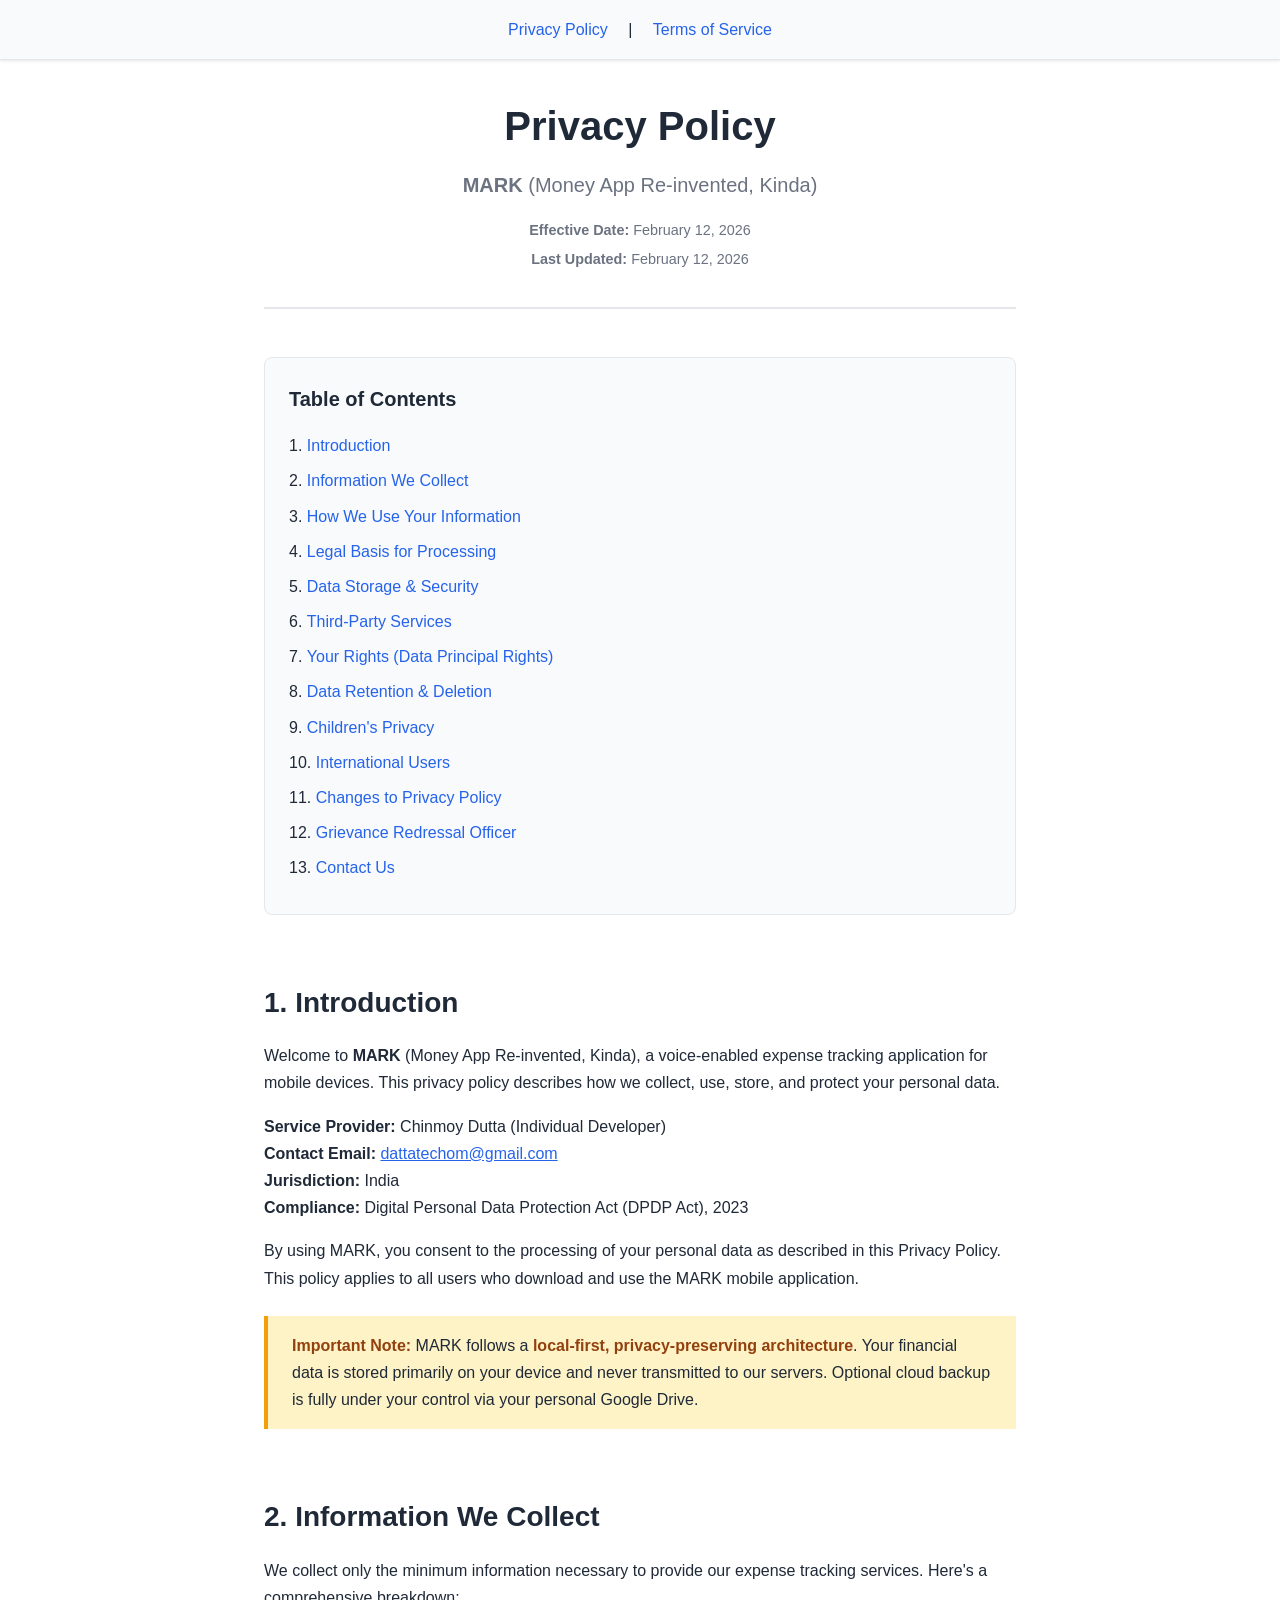
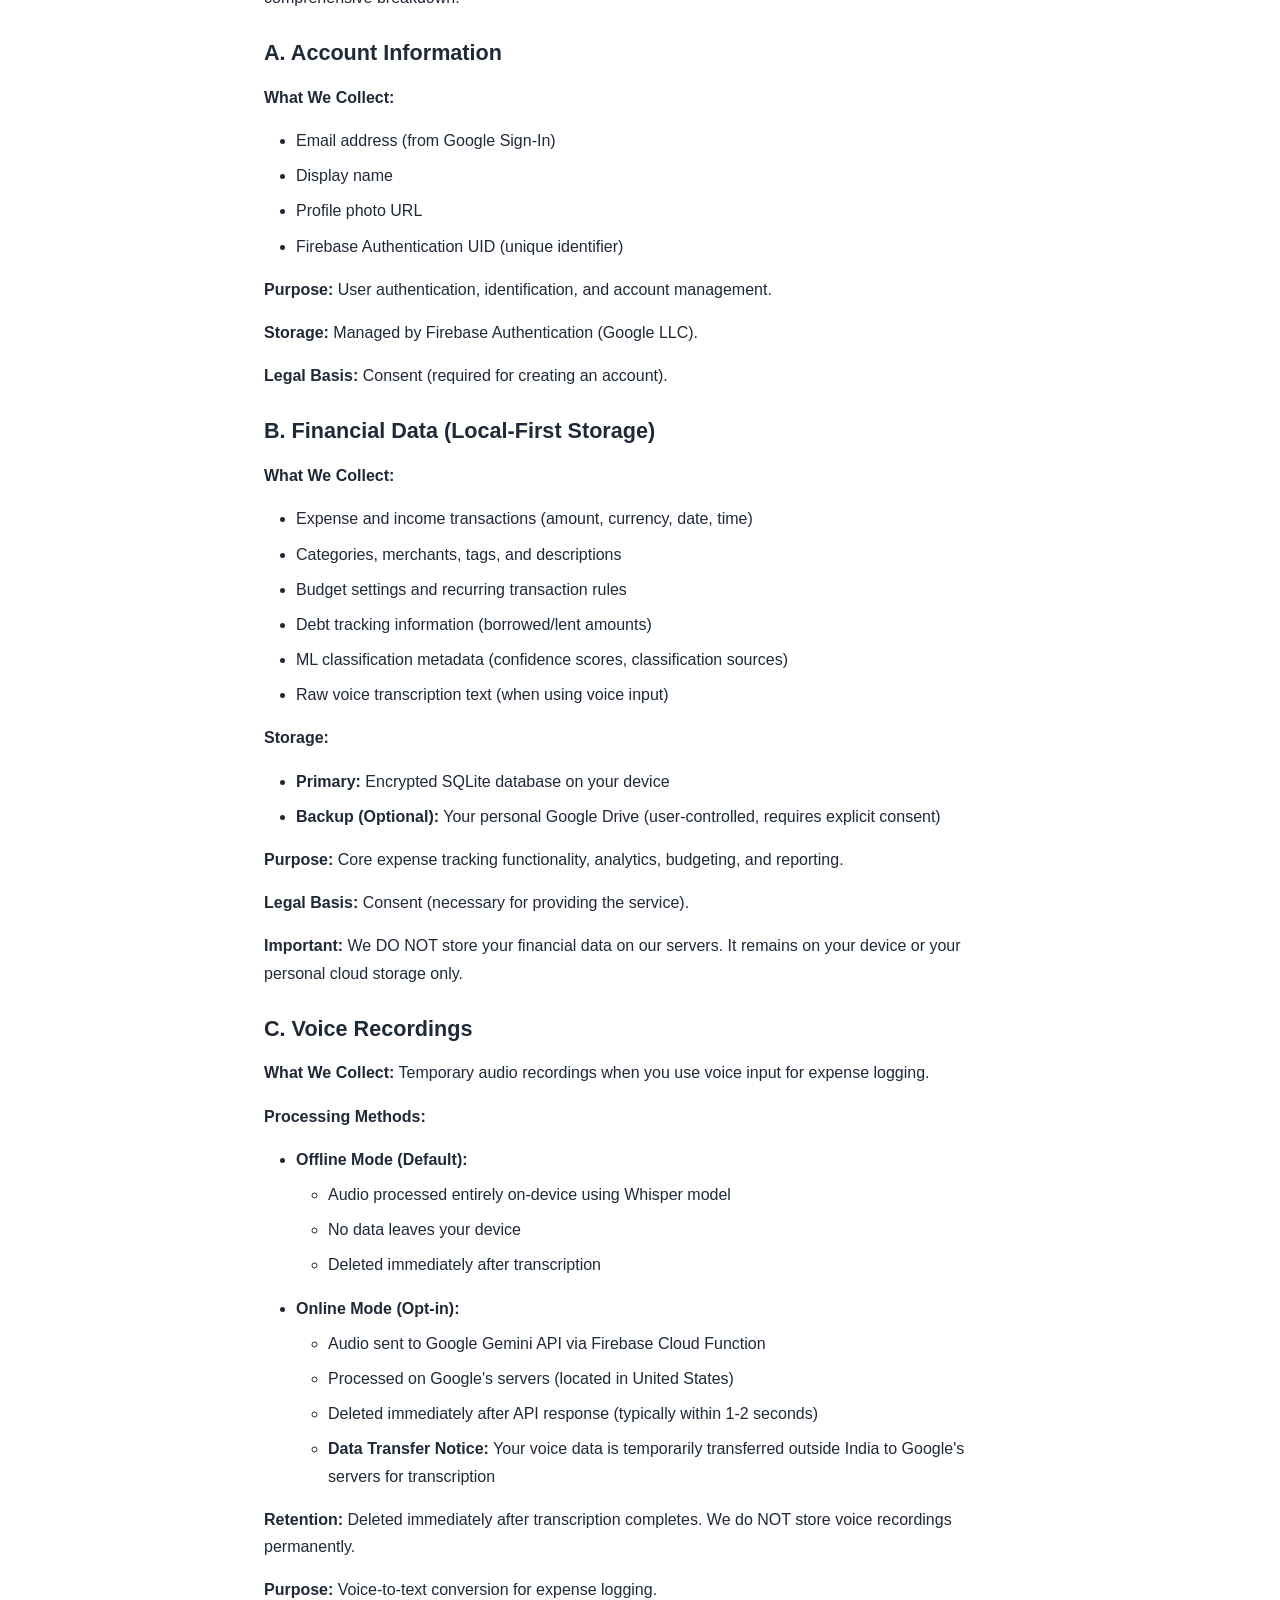
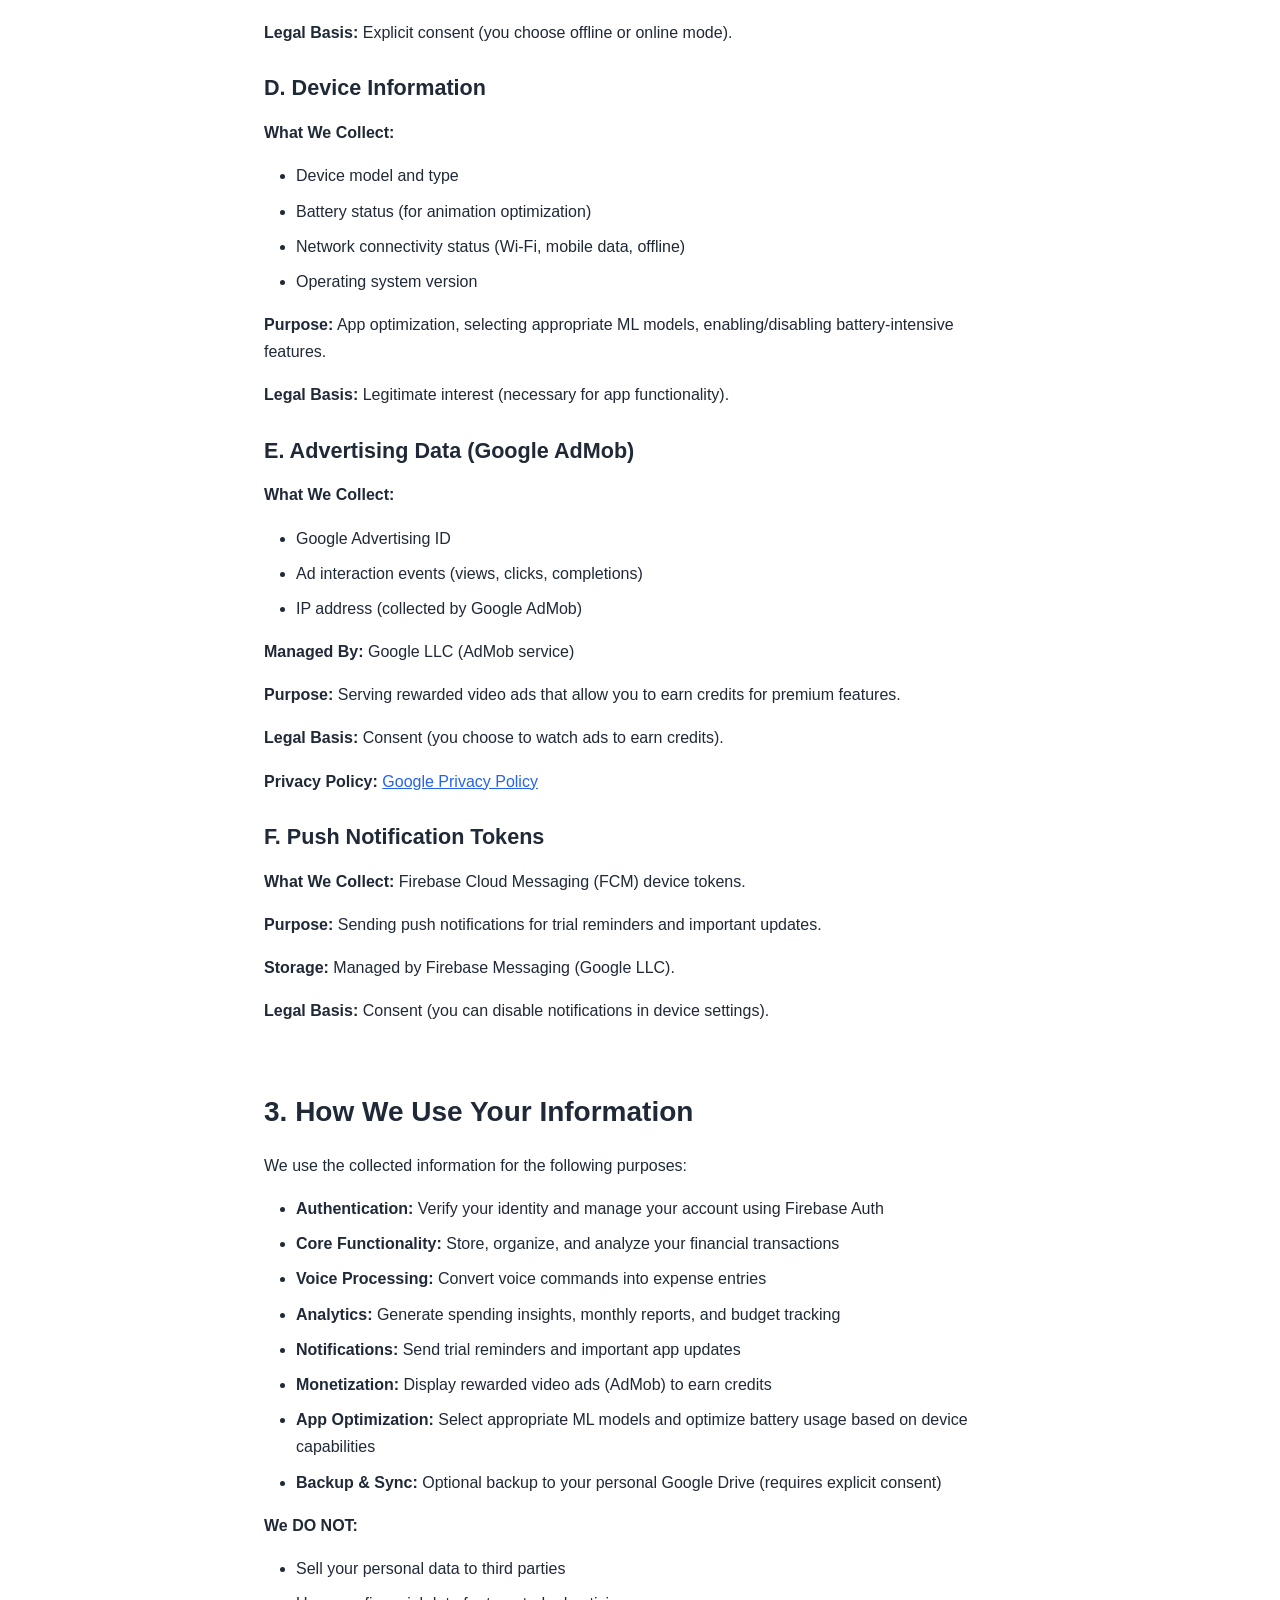
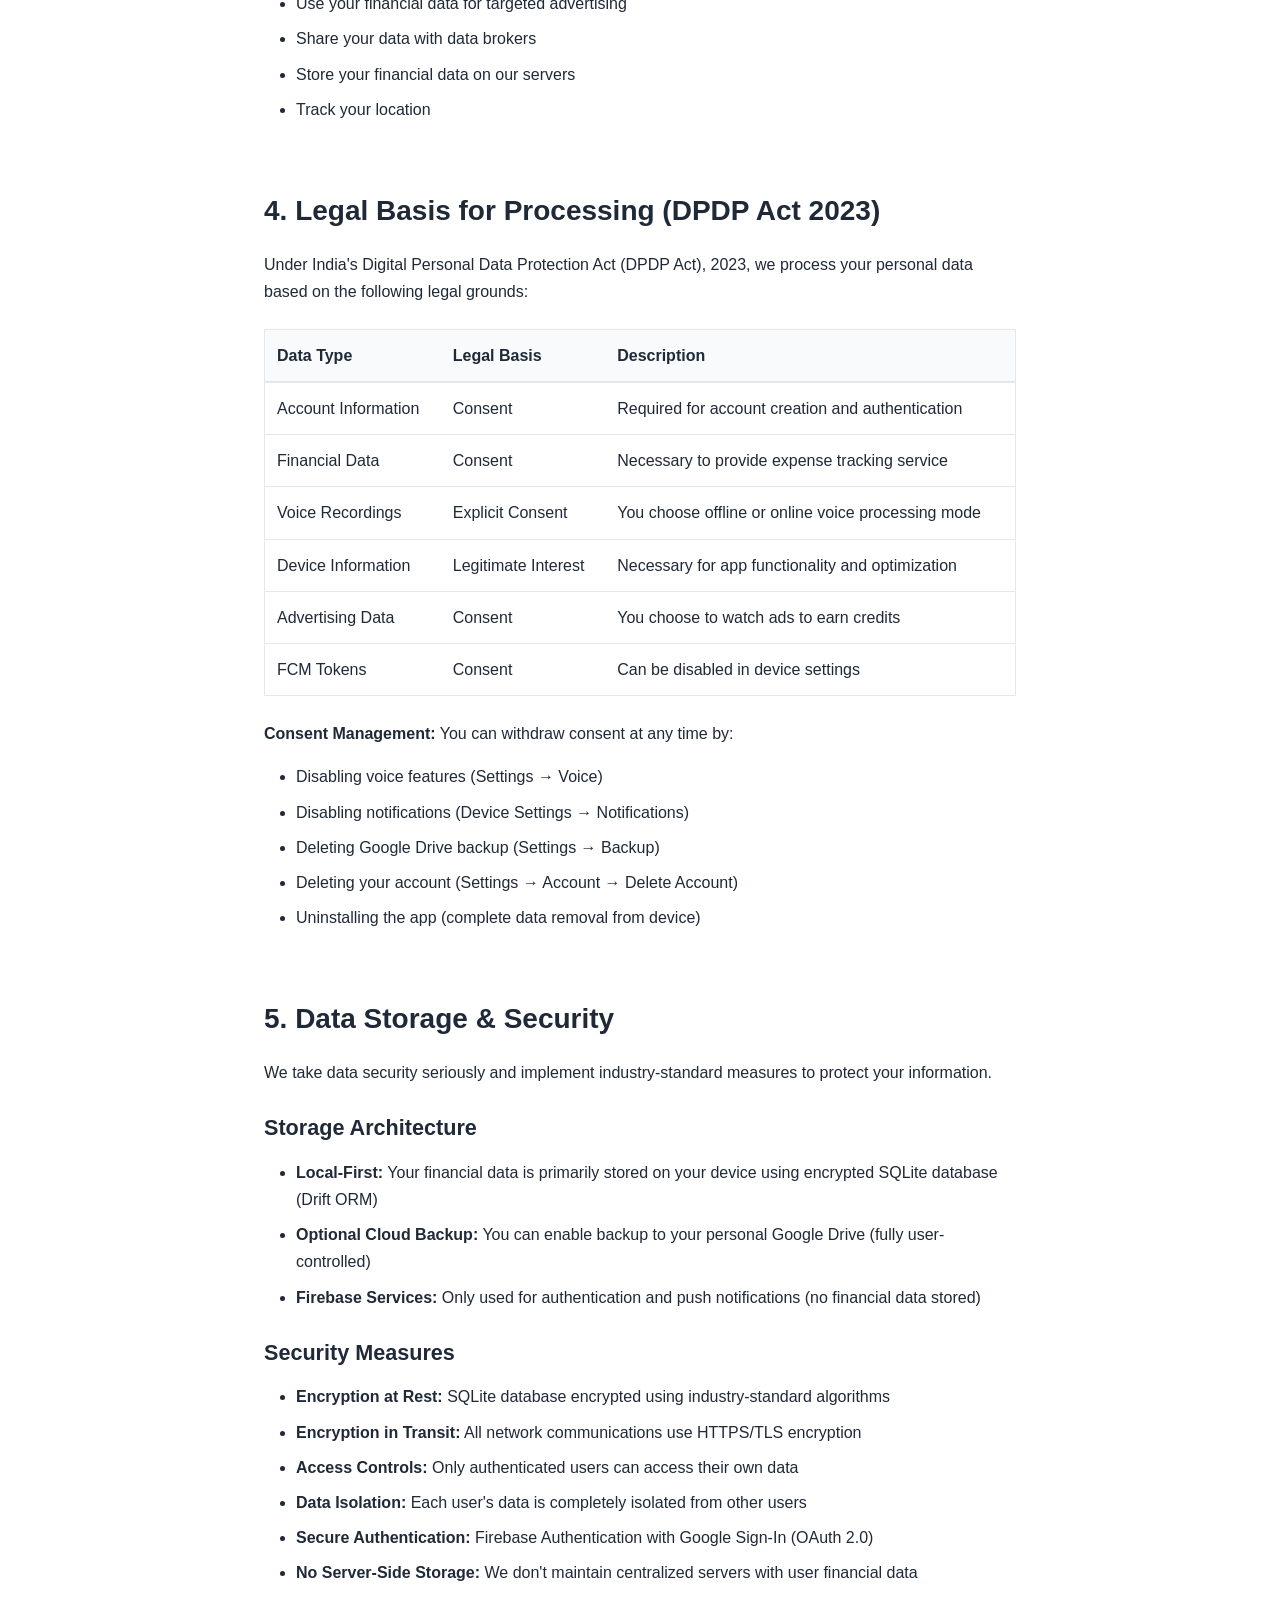
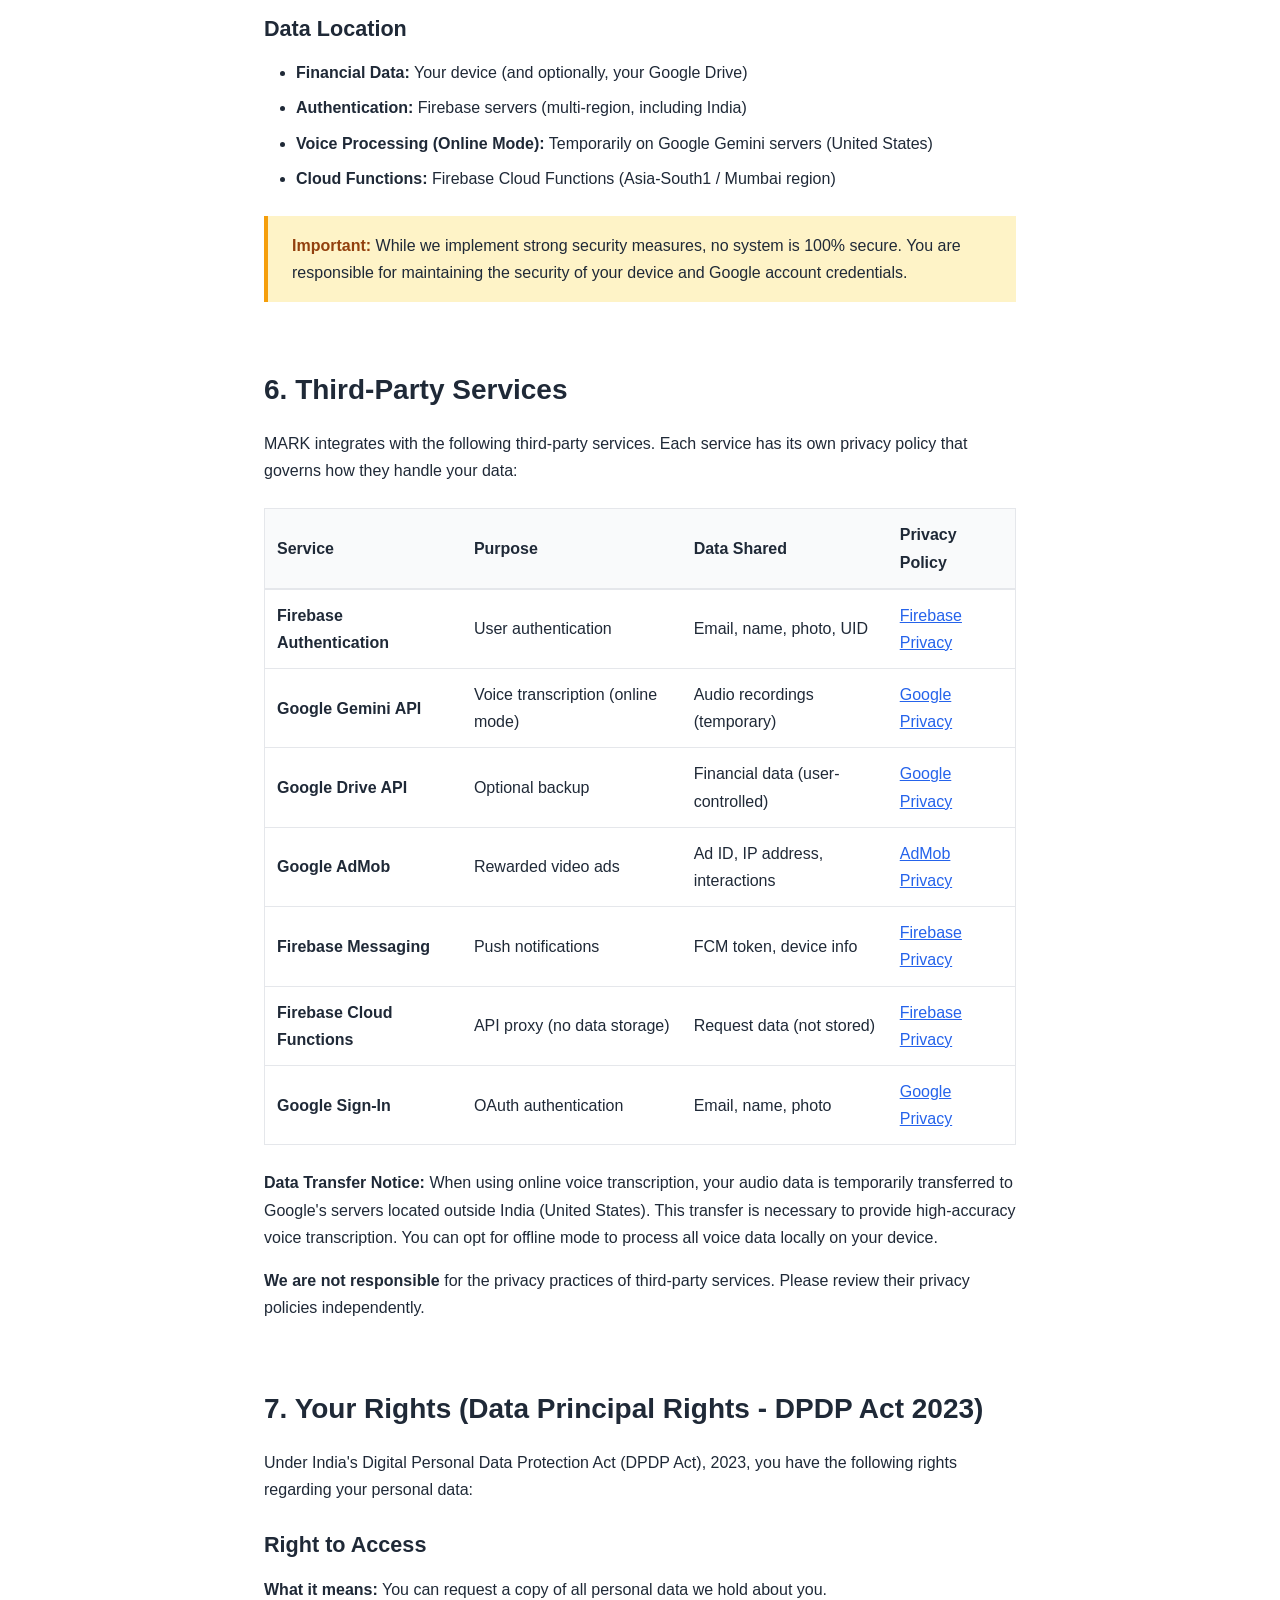
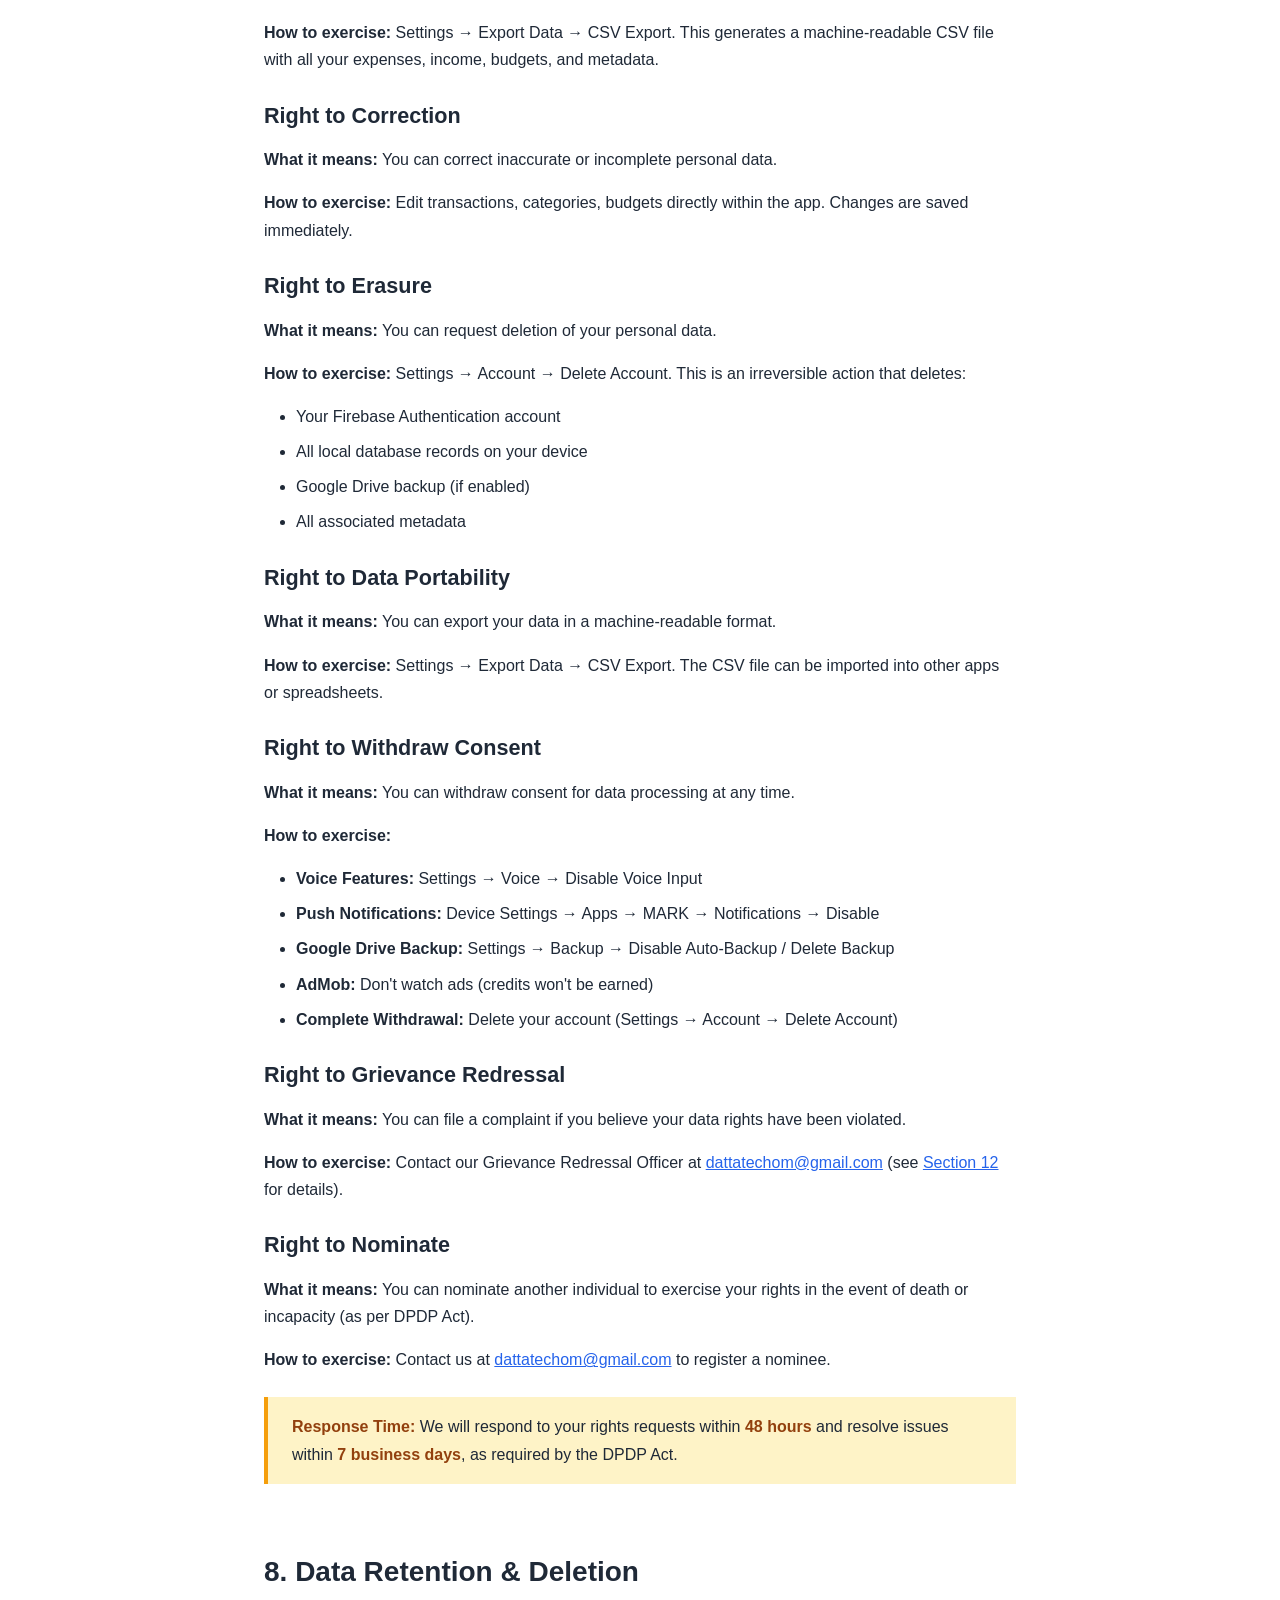
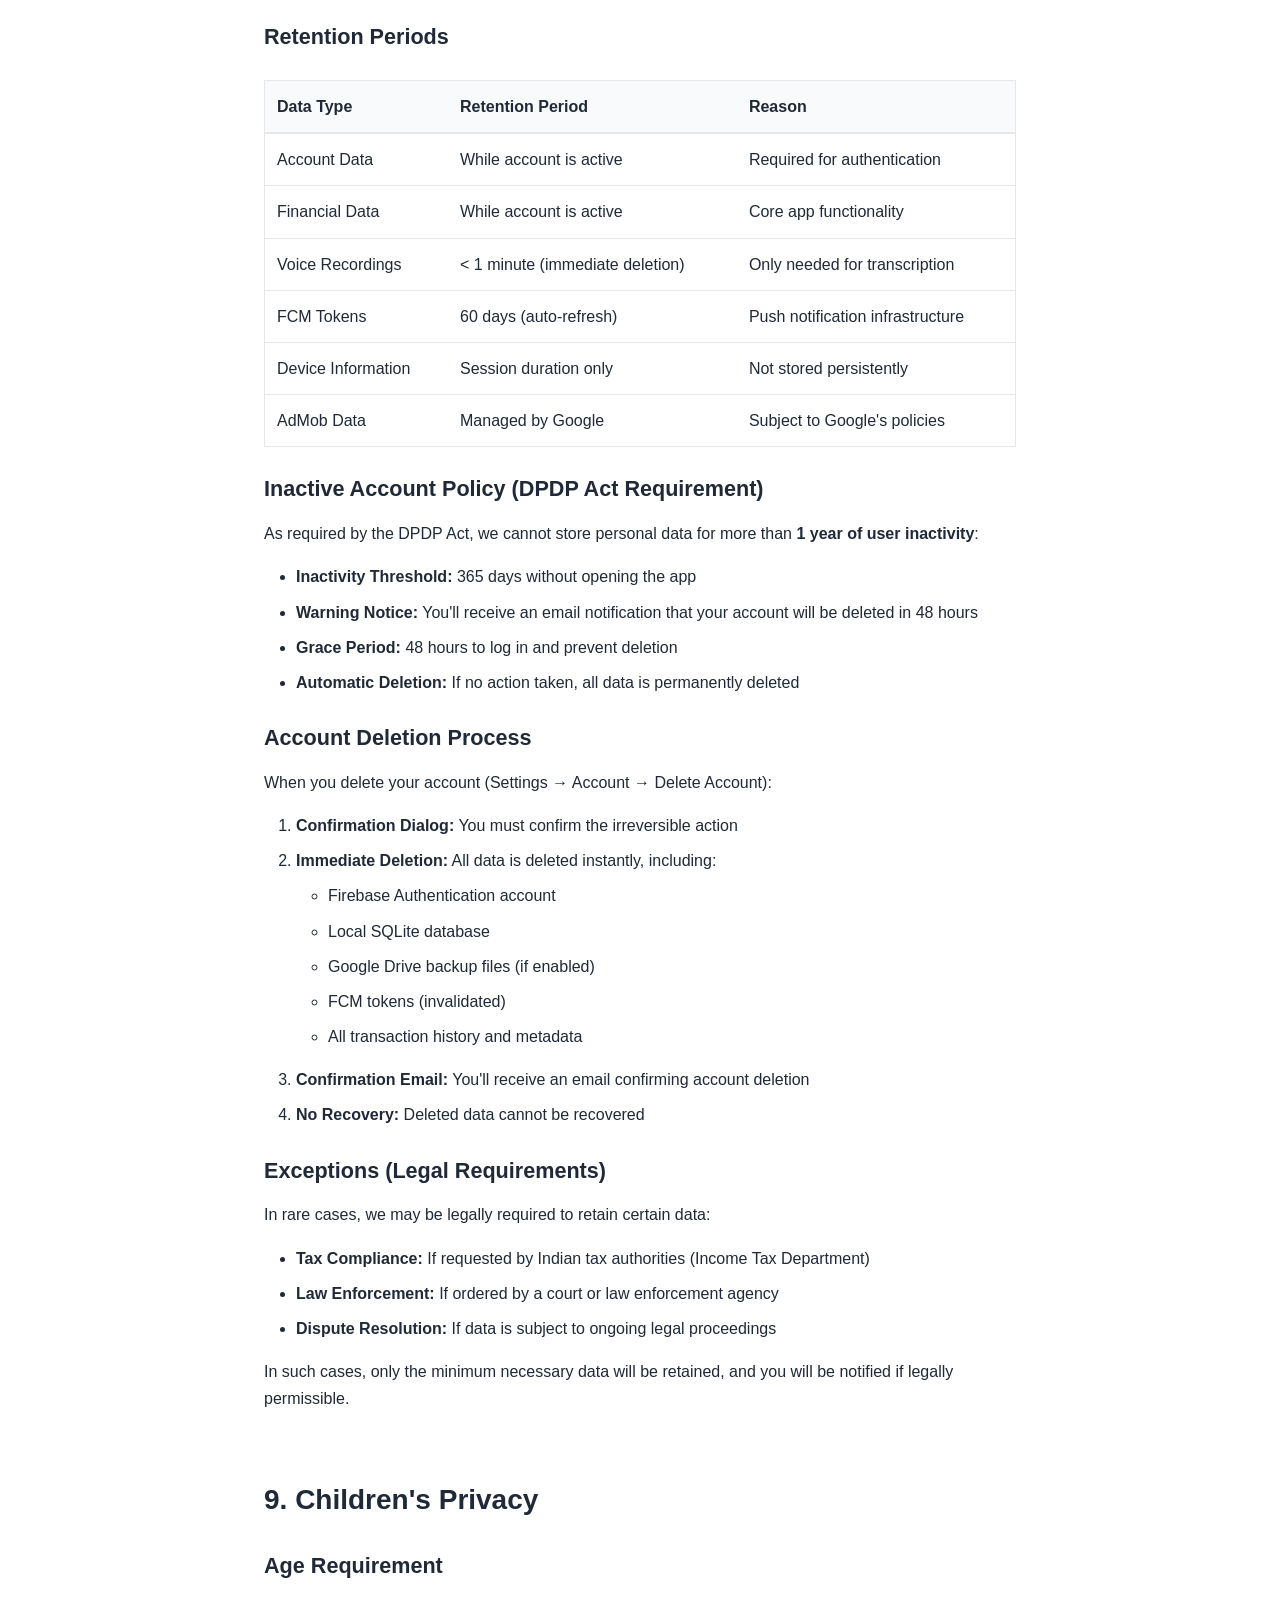
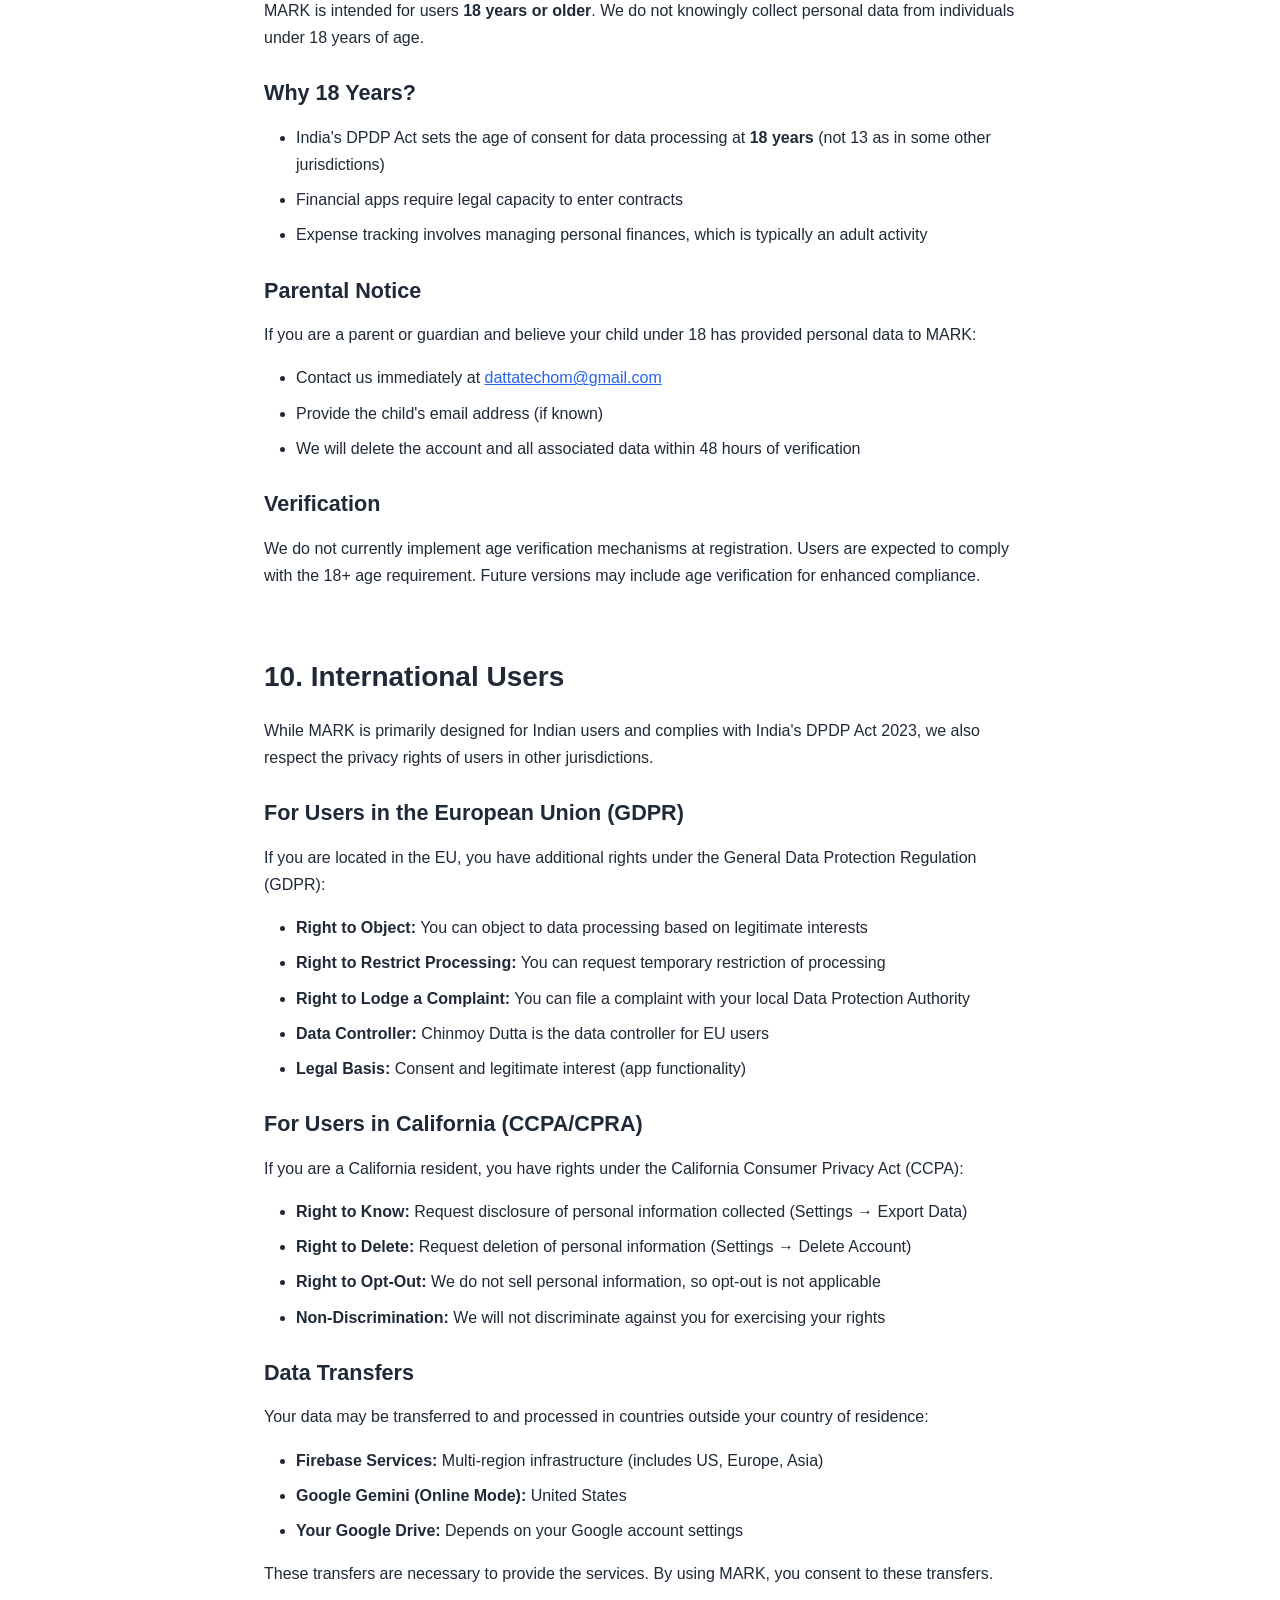
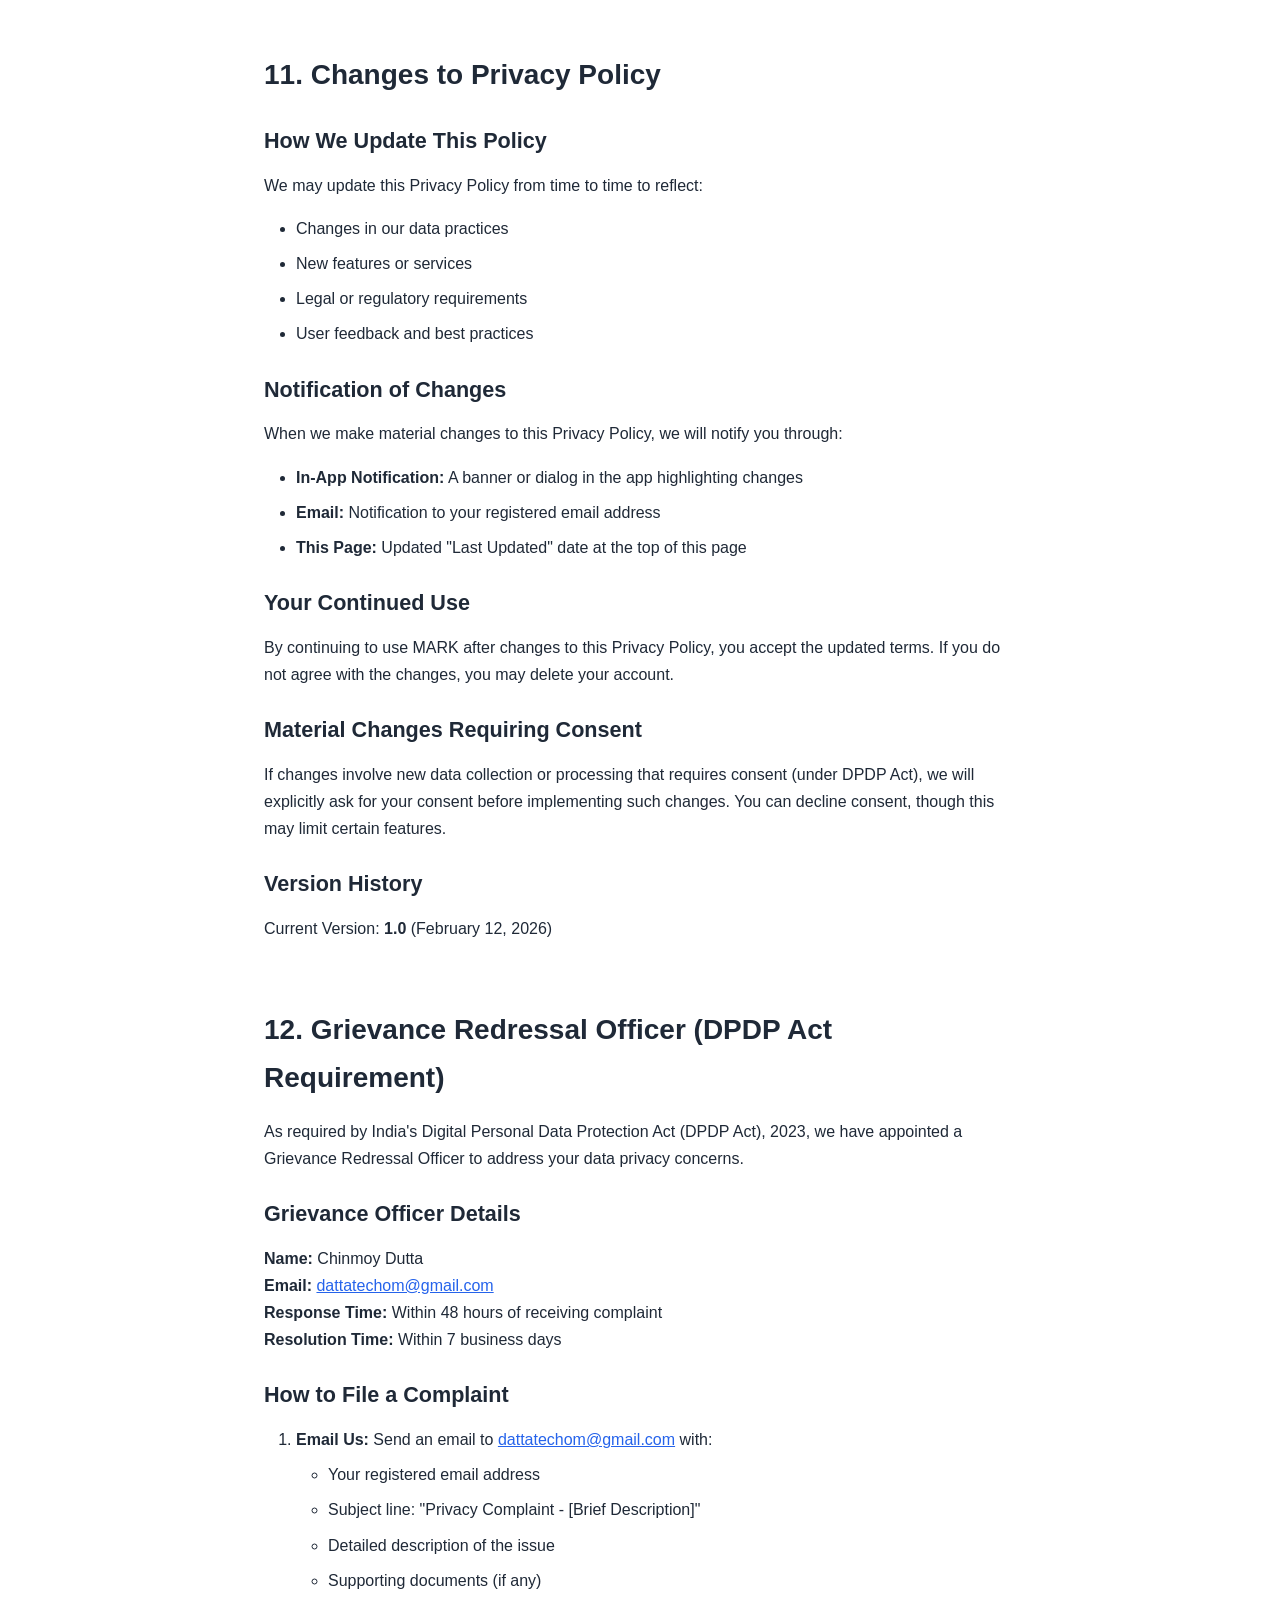
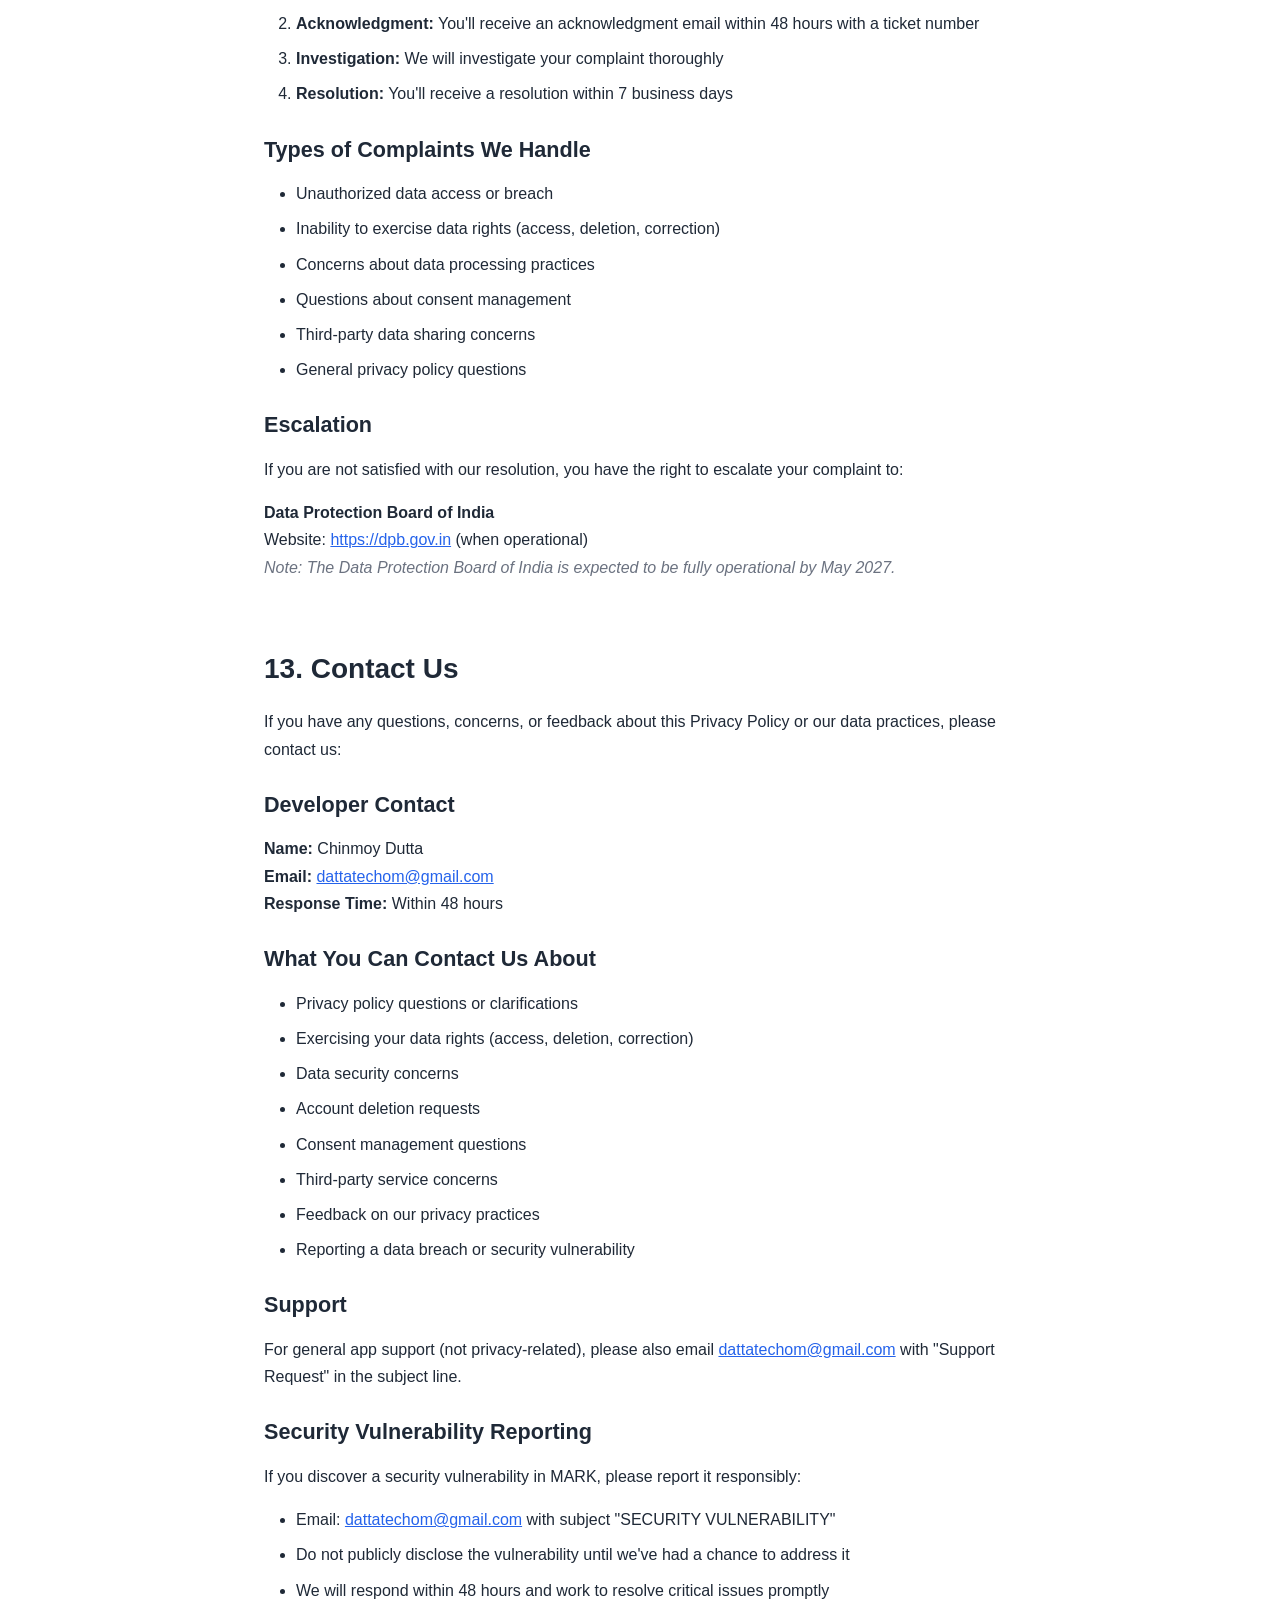
<file: docs/index.html>
<!DOCTYPE html>
<html lang="en">
<head>
    <meta charset="UTF-8">
    <meta name="viewport" content="width=device-width, initial-scale=1.0">
    <meta name="description" content="Privacy Policy for MARK - Voice-Enabled Expense Tracker. Compliant with India's DPDP Act 2023.">
    <meta name="keywords" content="MARK, privacy policy, expense tracker, data protection, DPDP Act">
    <meta name="author" content="Chinmoy Dutta">
    <title>Privacy Policy - MARK (Money App Re-invented, Kinda)</title>
    <link rel="stylesheet" href="style.css">
</head>
<body>
    <nav class="top-nav">
        <a href="index.html">Privacy Policy</a> | 
        <a href="terms.html">Terms of Service</a>
    </nav>
    
    <main>
        <header>
            <h1>Privacy Policy</h1>
            <p class="app-name"><strong>MARK</strong> (Money App Re-invented, Kinda)</p>
            <p class="effective-date"><strong>Effective Date:</strong> February 12, 2026</p>
            <p class="last-updated"><strong>Last Updated:</strong> February 12, 2026</p>
        </header>
        
        <nav class="toc">
            <h2>Table of Contents</h2>
            <ol>
                <li><a href="#introduction">Introduction</a></li>
                <li><a href="#information-collection">Information We Collect</a></li>
                <li><a href="#how-we-use">How We Use Your Information</a></li>
                <li><a href="#legal-basis">Legal Basis for Processing</a></li>
                <li><a href="#data-storage">Data Storage & Security</a></li>
                <li><a href="#third-party">Third-Party Services</a></li>
                <li><a href="#your-rights">Your Rights (Data Principal Rights)</a></li>
                <li><a href="#data-retention">Data Retention & Deletion</a></li>
                <li><a href="#children">Children's Privacy</a></li>
                <li><a href="#international">International Users</a></li>
                <li><a href="#changes">Changes to Privacy Policy</a></li>
                <li><a href="#grievance">Grievance Redressal Officer</a></li>
                <li><a href="#contact">Contact Us</a></li>
            </ol>
        </nav>

        <section id="introduction">
            <h2>1. Introduction</h2>
            <p>Welcome to <strong>MARK</strong> (Money App Re-invented, Kinda), a voice-enabled expense tracking application for mobile devices. This privacy policy describes how we collect, use, store, and protect your personal data.</p>
            
            <p><strong>Service Provider:</strong> Chinmoy Dutta (Individual Developer)<br>
            <strong>Contact Email:</strong> <a href="mailto:dattatechom@gmail.com">dattatechom@gmail.com</a><br>
            <strong>Jurisdiction:</strong> India<br>
            <strong>Compliance:</strong> Digital Personal Data Protection Act (DPDP Act), 2023</p>

            <p>By using MARK, you consent to the processing of your personal data as described in this Privacy Policy. This policy applies to all users who download and use the MARK mobile application.</p>

            <p class="notice"><strong>Important Note:</strong> MARK follows a <strong>local-first, privacy-preserving architecture</strong>. Your financial data is stored primarily on your device and never transmitted to our servers. Optional cloud backup is fully under your control via your personal Google Drive.</p>
        </section>

        <section id="information-collection">
            <h2>2. Information We Collect</h2>
            <p>We collect only the minimum information necessary to provide our expense tracking services. Here's a comprehensive breakdown:</p>

            <h3>A. Account Information</h3>
            <p><strong>What We Collect:</strong></p>
            <ul>
                <li>Email address (from Google Sign-In)</li>
                <li>Display name</li>
                <li>Profile photo URL</li>
                <li>Firebase Authentication UID (unique identifier)</li>
            </ul>
            <p><strong>Purpose:</strong> User authentication, identification, and account management.</p>
            <p><strong>Storage:</strong> Managed by Firebase Authentication (Google LLC).</p>
            <p><strong>Legal Basis:</strong> Consent (required for creating an account).</p>

            <h3>B. Financial Data (Local-First Storage)</h3>
            <p><strong>What We Collect:</strong></p>
            <ul>
                <li>Expense and income transactions (amount, currency, date, time)</li>
                <li>Categories, merchants, tags, and descriptions</li>
                <li>Budget settings and recurring transaction rules</li>
                <li>Debt tracking information (borrowed/lent amounts)</li>
                <li>ML classification metadata (confidence scores, classification sources)</li>
                <li>Raw voice transcription text (when using voice input)</li>
            </ul>
            <p><strong>Storage:</strong></p>
            <ul>
                <li><strong>Primary:</strong> Encrypted SQLite database on your device</li>
                <li><strong>Backup (Optional):</strong> Your personal Google Drive (user-controlled, requires explicit consent)</li>
            </ul>
            <p><strong>Purpose:</strong> Core expense tracking functionality, analytics, budgeting, and reporting.</p>
            <p><strong>Legal Basis:</strong> Consent (necessary for providing the service).</p>
            <p><strong>Important:</strong> We DO NOT store your financial data on our servers. It remains on your device or your personal cloud storage only.</p>

            <h3>C. Voice Recordings</h3>
            <p><strong>What We Collect:</strong> Temporary audio recordings when you use voice input for expense logging.</p>
            
            <p><strong>Processing Methods:</strong></p>
            <ul>
                <li><strong>Offline Mode (Default):</strong>
                    <ul>
                        <li>Audio processed entirely on-device using Whisper model</li>
                        <li>No data leaves your device</li>
                        <li>Deleted immediately after transcription</li>
                    </ul>
                </li>
                <li><strong>Online Mode (Opt-in):</strong>
                    <ul>
                        <li>Audio sent to Google Gemini API via Firebase Cloud Function</li>
                        <li>Processed on Google's servers (located in United States)</li>
                        <li>Deleted immediately after API response (typically within 1-2 seconds)</li>
                        <li><strong>Data Transfer Notice:</strong> Your voice data is temporarily transferred outside India to Google's servers for transcription</li>
                    </ul>
                </li>
            </ul>
            <p><strong>Retention:</strong> Deleted immediately after transcription completes. We do NOT store voice recordings permanently.</p>
            <p><strong>Purpose:</strong> Voice-to-text conversion for expense logging.</p>
            <p><strong>Legal Basis:</strong> Explicit consent (you choose offline or online mode).</p>

            <h3>D. Device Information</h3>
            <p><strong>What We Collect:</strong></p>
            <ul>
                <li>Device model and type</li>
                <li>Battery status (for animation optimization)</li>
                <li>Network connectivity status (Wi-Fi, mobile data, offline)</li>
                <li>Operating system version</li>
            </ul>
            <p><strong>Purpose:</strong> App optimization, selecting appropriate ML models, enabling/disabling battery-intensive features.</p>
            <p><strong>Legal Basis:</strong> Legitimate interest (necessary for app functionality).</p>

            <h3>E. Advertising Data (Google AdMob)</h3>
            <p><strong>What We Collect:</strong></p>
            <ul>
                <li>Google Advertising ID</li>
                <li>Ad interaction events (views, clicks, completions)</li>
                <li>IP address (collected by Google AdMob)</li>
            </ul>
            <p><strong>Managed By:</strong> Google LLC (AdMob service)</p>
            <p><strong>Purpose:</strong> Serving rewarded video ads that allow you to earn credits for premium features.</p>
            <p><strong>Legal Basis:</strong> Consent (you choose to watch ads to earn credits).</p>
            <p><strong>Privacy Policy:</strong> <a href="https://policies.google.com/privacy" target="_blank">Google Privacy Policy</a></p>

            <h3>F. Push Notification Tokens</h3>
            <p><strong>What We Collect:</strong> Firebase Cloud Messaging (FCM) device tokens.</p>
            <p><strong>Purpose:</strong> Sending push notifications for trial reminders and important updates.</p>
            <p><strong>Storage:</strong> Managed by Firebase Messaging (Google LLC).</p>
            <p><strong>Legal Basis:</strong> Consent (you can disable notifications in device settings).</p>
        </section>

        <section id="how-we-use">
            <h2>3. How We Use Your Information</h2>
            <p>We use the collected information for the following purposes:</p>
            <ul>
                <li><strong>Authentication:</strong> Verify your identity and manage your account using Firebase Auth</li>
                <li><strong>Core Functionality:</strong> Store, organize, and analyze your financial transactions</li>
                <li><strong>Voice Processing:</strong> Convert voice commands into expense entries</li>
                <li><strong>Analytics:</strong> Generate spending insights, monthly reports, and budget tracking</li>
                <li><strong>Notifications:</strong> Send trial reminders and important app updates</li>
                <li><strong>Monetization:</strong> Display rewarded video ads (AdMob) to earn credits</li>
                <li><strong>App Optimization:</strong> Select appropriate ML models and optimize battery usage based on device capabilities</li>
                <li><strong>Backup & Sync:</strong> Optional backup to your personal Google Drive (requires explicit consent)</li>
            </ul>
            <p><strong>We DO NOT:</strong></p>
            <ul>
                <li>Sell your personal data to third parties</li>
                <li>Use your financial data for targeted advertising</li>
                <li>Share your data with data brokers</li>
                <li>Store your financial data on our servers</li>
                <li>Track your location</li>
            </ul>
        </section>

        <section id="legal-basis">
            <h2>4. Legal Basis for Processing (DPDP Act 2023)</h2>
            <p>Under India's Digital Personal Data Protection Act (DPDP Act), 2023, we process your personal data based on the following legal grounds:</p>

            <table>
                <thead>
                    <tr>
                        <th>Data Type</th>
                        <th>Legal Basis</th>
                        <th>Description</th>
                    </tr>
                </thead>
                <tbody>
                    <tr>
                        <td>Account Information</td>
                        <td>Consent</td>
                        <td>Required for account creation and authentication</td>
                    </tr>
                    <tr>
                        <td>Financial Data</td>
                        <td>Consent</td>
                        <td>Necessary to provide expense tracking service</td>
                    </tr>
                    <tr>
                        <td>Voice Recordings</td>
                        <td>Explicit Consent</td>
                        <td>You choose offline or online voice processing mode</td>
                    </tr>
                    <tr>
                        <td>Device Information</td>
                        <td>Legitimate Interest</td>
                        <td>Necessary for app functionality and optimization</td>
                    </tr>
                    <tr>
                        <td>Advertising Data</td>
                        <td>Consent</td>
                        <td>You choose to watch ads to earn credits</td>
                    </tr>
                    <tr>
                        <td>FCM Tokens</td>
                        <td>Consent</td>
                        <td>Can be disabled in device settings</td>
                    </tr>
                </tbody>
            </table>

            <p><strong>Consent Management:</strong> You can withdraw consent at any time by:</p>
            <ul>
                <li>Disabling voice features (Settings → Voice)</li>
                <li>Disabling notifications (Device Settings → Notifications)</li>
                <li>Deleting Google Drive backup (Settings → Backup)</li>
                <li>Deleting your account (Settings → Account → Delete Account)</li>
                <li>Uninstalling the app (complete data removal from device)</li>
            </ul>
        </section>

        <section id="data-storage">
            <h2>5. Data Storage & Security</h2>
            <p>We take data security seriously and implement industry-standard measures to protect your information.</p>

            <h3>Storage Architecture</h3>
            <ul>
                <li><strong>Local-First:</strong> Your financial data is primarily stored on your device using encrypted SQLite database (Drift ORM)</li>
                <li><strong>Optional Cloud Backup:</strong> You can enable backup to your personal Google Drive (fully user-controlled)</li>
                <li><strong>Firebase Services:</strong> Only used for authentication and push notifications (no financial data stored)</li>
            </ul>

            <h3>Security Measures</h3>
            <ul>
                <li><strong>Encryption at Rest:</strong> SQLite database encrypted using industry-standard algorithms</li>
                <li><strong>Encryption in Transit:</strong> All network communications use HTTPS/TLS encryption</li>
                <li><strong>Access Controls:</strong> Only authenticated users can access their own data</li>
                <li><strong>Data Isolation:</strong> Each user's data is completely isolated from other users</li>
                <li><strong>Secure Authentication:</strong> Firebase Authentication with Google Sign-In (OAuth 2.0)</li>
                <li><strong>No Server-Side Storage:</strong> We don't maintain centralized servers with user financial data</li>
            </ul>

            <h3>Data Location</h3>
            <ul>
                <li><strong>Financial Data:</strong> Your device (and optionally, your Google Drive)</li>
                <li><strong>Authentication:</strong> Firebase servers (multi-region, including India)</li>
                <li><strong>Voice Processing (Online Mode):</strong> Temporarily on Google Gemini servers (United States)</li>
                <li><strong>Cloud Functions:</strong> Firebase Cloud Functions (Asia-South1 / Mumbai region)</li>
            </ul>

            <p class="notice"><strong>Important:</strong> While we implement strong security measures, no system is 100% secure. You are responsible for maintaining the security of your device and Google account credentials.</p>
        </section>

        <section id="third-party">
            <h2>6. Third-Party Services</h2>
            <p>MARK integrates with the following third-party services. Each service has its own privacy policy that governs how they handle your data:</p>

            <table>
                <thead>
                    <tr>
                        <th>Service</th>
                        <th>Purpose</th>
                        <th>Data Shared</th>
                        <th>Privacy Policy</th>
                    </tr>
                </thead>
                <tbody>
                    <tr>
                        <td><strong>Firebase Authentication</strong></td>
                        <td>User authentication</td>
                        <td>Email, name, photo, UID</td>
                        <td><a href="https://firebase.google.com/support/privacy" target="_blank">Firebase Privacy</a></td>
                    </tr>
                    <tr>
                        <td><strong>Google Gemini API</strong></td>
                        <td>Voice transcription (online mode)</td>
                        <td>Audio recordings (temporary)</td>
                        <td><a href="https://policies.google.com/privacy" target="_blank">Google Privacy</a></td>
                    </tr>
                    <tr>
                        <td><strong>Google Drive API</strong></td>
                        <td>Optional backup</td>
                        <td>Financial data (user-controlled)</td>
                        <td><a href="https://policies.google.com/privacy" target="_blank">Google Privacy</a></td>
                    </tr>
                    <tr>
                        <td><strong>Google AdMob</strong></td>
                        <td>Rewarded video ads</td>
                        <td>Ad ID, IP address, interactions</td>
                        <td><a href="https://support.google.com/admob/answer/6128543" target="_blank">AdMob Privacy</a></td>
                    </tr>
                    <tr>
                        <td><strong>Firebase Messaging</strong></td>
                        <td>Push notifications</td>
                        <td>FCM token, device info</td>
                        <td><a href="https://firebase.google.com/support/privacy" target="_blank">Firebase Privacy</a></td>
                    </tr>
                    <tr>
                        <td><strong>Firebase Cloud Functions</strong></td>
                        <td>API proxy (no data storage)</td>
                        <td>Request data (not stored)</td>
                        <td><a href="https://firebase.google.com/support/privacy" target="_blank">Firebase Privacy</a></td>
                    </tr>
                    <tr>
                        <td><strong>Google Sign-In</strong></td>
                        <td>OAuth authentication</td>
                        <td>Email, name, photo</td>
                        <td><a href="https://policies.google.com/privacy" target="_blank">Google Privacy</a></td>
                    </tr>
                </tbody>
            </table>

            <p><strong>Data Transfer Notice:</strong> When using online voice transcription, your audio data is temporarily transferred to Google's servers located outside India (United States). This transfer is necessary to provide high-accuracy voice transcription. You can opt for offline mode to process all voice data locally on your device.</p>

            <p><strong>We are not responsible</strong> for the privacy practices of third-party services. Please review their privacy policies independently.</p>
        </section>

        <section id="your-rights">
            <h2>7. Your Rights (Data Principal Rights - DPDP Act 2023)</h2>
            <p>Under India's Digital Personal Data Protection Act (DPDP Act), 2023, you have the following rights regarding your personal data:</p>

            <h3>Right to Access</h3>
            <p><strong>What it means:</strong> You can request a copy of all personal data we hold about you.</p>
            <p><strong>How to exercise:</strong> Settings → Export Data → CSV Export. This generates a machine-readable CSV file with all your expenses, income, budgets, and metadata.</p>

            <h3>Right to Correction</h3>
            <p><strong>What it means:</strong> You can correct inaccurate or incomplete personal data.</p>
            <p><strong>How to exercise:</strong> Edit transactions, categories, budgets directly within the app. Changes are saved immediately.</p>

            <h3>Right to Erasure</h3>
            <p><strong>What it means:</strong> You can request deletion of your personal data.</p>
            <p><strong>How to exercise:</strong> Settings → Account → Delete Account. This is an irreversible action that deletes:</p>
            <ul>
                <li>Your Firebase Authentication account</li>
                <li>All local database records on your device</li>
                <li>Google Drive backup (if enabled)</li>
                <li>All associated metadata</li>
            </ul>

            <h3>Right to Data Portability</h3>
            <p><strong>What it means:</strong> You can export your data in a machine-readable format.</p>
            <p><strong>How to exercise:</strong> Settings → Export Data → CSV Export. The CSV file can be imported into other apps or spreadsheets.</p>

            <h3>Right to Withdraw Consent</h3>
            <p><strong>What it means:</strong> You can withdraw consent for data processing at any time.</p>
            <p><strong>How to exercise:</strong></p>
            <ul>
                <li><strong>Voice Features:</strong> Settings → Voice → Disable Voice Input</li>
                <li><strong>Push Notifications:</strong> Device Settings → Apps → MARK → Notifications → Disable</li>
                <li><strong>Google Drive Backup:</strong> Settings → Backup → Disable Auto-Backup / Delete Backup</li>
                <li><strong>AdMob:</strong> Don't watch ads (credits won't be earned)</li>
                <li><strong>Complete Withdrawal:</strong> Delete your account (Settings → Account → Delete Account)</li>
            </ul>

            <h3>Right to Grievance Redressal</h3>
            <p><strong>What it means:</strong> You can file a complaint if you believe your data rights have been violated.</p>
            <p><strong>How to exercise:</strong> Contact our Grievance Redressal Officer at <a href="mailto:dattatechom@gmail.com">dattatechom@gmail.com</a> (see <a href="#grievance">Section 12</a> for details).</p>

            <h3>Right to Nominate</h3>
            <p><strong>What it means:</strong> You can nominate another individual to exercise your rights in the event of death or incapacity (as per DPDP Act).</p>
            <p><strong>How to exercise:</strong> Contact us at <a href="mailto:dattatechom@gmail.com">dattatechom@gmail.com</a> to register a nominee.</p>

            <p class="notice"><strong>Response Time:</strong> We will respond to your rights requests within <strong>48 hours</strong> and resolve issues within <strong>7 business days</strong>, as required by the DPDP Act.</p>
        </section>

        <section id="data-retention">
            <h2>8. Data Retention & Deletion</h2>
            
            <h3>Retention Periods</h3>
            <table>
                <thead>
                    <tr>
                        <th>Data Type</th>
                        <th>Retention Period</th>
                        <th>Reason</th>
                    </tr>
                </thead>
                <tbody>
                    <tr>
                        <td>Account Data</td>
                        <td>While account is active</td>
                        <td>Required for authentication</td>
                    </tr>
                    <tr>
                        <td>Financial Data</td>
                        <td>While account is active</td>
                        <td>Core app functionality</td>
                    </tr>
                    <tr>
                        <td>Voice Recordings</td>
                        <td>&lt; 1 minute (immediate deletion)</td>
                        <td>Only needed for transcription</td>
                    </tr>
                    <tr>
                        <td>FCM Tokens</td>
                        <td>60 days (auto-refresh)</td>
                        <td>Push notification infrastructure</td>
                    </tr>
                    <tr>
                        <td>Device Information</td>
                        <td>Session duration only</td>
                        <td>Not stored persistently</td>
                    </tr>
                    <tr>
                        <td>AdMob Data</td>
                        <td>Managed by Google</td>
                        <td>Subject to Google's policies</td>
                    </tr>
                </tbody>
            </table>

            <h3>Inactive Account Policy (DPDP Act Requirement)</h3>
            <p>As required by the DPDP Act, we cannot store personal data for more than <strong>1 year of user inactivity</strong>:</p>
            <ul>
                <li><strong>Inactivity Threshold:</strong> 365 days without opening the app</li>
                <li><strong>Warning Notice:</strong> You'll receive an email notification that your account will be deleted in 48 hours</li>
                <li><strong>Grace Period:</strong> 48 hours to log in and prevent deletion</li>
                <li><strong>Automatic Deletion:</strong> If no action taken, all data is permanently deleted</li>
            </ul>

            <h3>Account Deletion Process</h3>
            <p>When you delete your account (Settings → Account → Delete Account):</p>
            <ol>
                <li><strong>Confirmation Dialog:</strong> You must confirm the irreversible action</li>
                <li><strong>Immediate Deletion:</strong> All data is deleted instantly, including:
                    <ul>
                        <li>Firebase Authentication account</li>
                        <li>Local SQLite database</li>
                        <li>Google Drive backup files (if enabled)</li>
                        <li>FCM tokens (invalidated)</li>
                        <li>All transaction history and metadata</li>
                    </ul>
                </li>
                <li><strong>Confirmation Email:</strong> You'll receive an email confirming account deletion</li>
                <li><strong>No Recovery:</strong> Deleted data cannot be recovered</li>
            </ol>

            <h3>Exceptions (Legal Requirements)</h3>
            <p>In rare cases, we may be legally required to retain certain data:</p>
            <ul>
                <li><strong>Tax Compliance:</strong> If requested by Indian tax authorities (Income Tax Department)</li>
                <li><strong>Law Enforcement:</strong> If ordered by a court or law enforcement agency</li>
                <li><strong>Dispute Resolution:</strong> If data is subject to ongoing legal proceedings</li>
            </ul>
            <p>In such cases, only the minimum necessary data will be retained, and you will be notified if legally permissible.</p>
        </section>

        <section id="children">
            <h2>9. Children's Privacy</h2>
            
            <h3>Age Requirement</h3>
            <p>MARK is intended for users <strong>18 years or older</strong>. We do not knowingly collect personal data from individuals under 18 years of age.</p>

            <h3>Why 18 Years?</h3>
            <ul>
                <li>India's DPDP Act sets the age of consent for data processing at <strong>18 years</strong> (not 13 as in some other jurisdictions)</li>
                <li>Financial apps require legal capacity to enter contracts</li>
                <li>Expense tracking involves managing personal finances, which is typically an adult activity</li>
            </ul>

            <h3>Parental Notice</h3>
            <p>If you are a parent or guardian and believe your child under 18 has provided personal data to MARK:</p>
            <ul>
                <li>Contact us immediately at <a href="mailto:dattatechom@gmail.com">dattatechom@gmail.com</a></li>
                <li>Provide the child's email address (if known)</li>
                <li>We will delete the account and all associated data within 48 hours of verification</li>
            </ul>

            <h3>Verification</h3>
            <p>We do not currently implement age verification mechanisms at registration. Users are expected to comply with the 18+ age requirement. Future versions may include age verification for enhanced compliance.</p>
        </section>

        <section id="international">
            <h2>10. International Users</h2>
            
            <p>While MARK is primarily designed for Indian users and complies with India's DPDP Act 2023, we also respect the privacy rights of users in other jurisdictions.</p>

            <h3>For Users in the European Union (GDPR)</h3>
            <p>If you are located in the EU, you have additional rights under the General Data Protection Regulation (GDPR):</p>
            <ul>
                <li><strong>Right to Object:</strong> You can object to data processing based on legitimate interests</li>
                <li><strong>Right to Restrict Processing:</strong> You can request temporary restriction of processing</li>
                <li><strong>Right to Lodge a Complaint:</strong> You can file a complaint with your local Data Protection Authority</li>
                <li><strong>Data Controller:</strong> Chinmoy Dutta is the data controller for EU users</li>
                <li><strong>Legal Basis:</strong> Consent and legitimate interest (app functionality)</li>
            </ul>

            <h3>For Users in California (CCPA/CPRA)</h3>
            <p>If you are a California resident, you have rights under the California Consumer Privacy Act (CCPA):</p>
            <ul>
                <li><strong>Right to Know:</strong> Request disclosure of personal information collected (Settings → Export Data)</li>
                <li><strong>Right to Delete:</strong> Request deletion of personal information (Settings → Delete Account)</li>
                <li><strong>Right to Opt-Out:</strong> We do not sell personal information, so opt-out is not applicable</li>
                <li><strong>Non-Discrimination:</strong> We will not discriminate against you for exercising your rights</li>
            </ul>

            <h3>Data Transfers</h3>
            <p>Your data may be transferred to and processed in countries outside your country of residence:</p>
            <ul>
                <li><strong>Firebase Services:</strong> Multi-region infrastructure (includes US, Europe, Asia)</li>
                <li><strong>Google Gemini (Online Mode):</strong> United States</li>
                <li><strong>Your Google Drive:</strong> Depends on your Google account settings</li>
            </ul>
            <p>These transfers are necessary to provide the services. By using MARK, you consent to these transfers.</p>
        </section>

        <section id="changes">
            <h2>11. Changes to Privacy Policy</h2>
            
            <h3>How We Update This Policy</h3>
            <p>We may update this Privacy Policy from time to time to reflect:</p>
            <ul>
                <li>Changes in our data practices</li>
                <li>New features or services</li>
                <li>Legal or regulatory requirements</li>
                <li>User feedback and best practices</li>
            </ul>

            <h3>Notification of Changes</h3>
            <p>When we make material changes to this Privacy Policy, we will notify you through:</p>
            <ul>
                <li><strong>In-App Notification:</strong> A banner or dialog in the app highlighting changes</li>
                <li><strong>Email:</strong> Notification to your registered email address</li>
                <li><strong>This Page:</strong> Updated "Last Updated" date at the top of this page</li>
            </ul>

            <h3>Your Continued Use</h3>
            <p>By continuing to use MARK after changes to this Privacy Policy, you accept the updated terms. If you do not agree with the changes, you may delete your account.</p>

            <h3>Material Changes Requiring Consent</h3>
            <p>If changes involve new data collection or processing that requires consent (under DPDP Act), we will explicitly ask for your consent before implementing such changes. You can decline consent, though this may limit certain features.</p>

            <h3>Version History</h3>
            <p>Current Version: <strong>1.0</strong> (February 12, 2026)</p>
        </section>

        <section id="grievance">
            <h2>12. Grievance Redressal Officer (DPDP Act Requirement)</h2>
            
            <p>As required by India's Digital Personal Data Protection Act (DPDP Act), 2023, we have appointed a Grievance Redressal Officer to address your data privacy concerns.</p>

            <h3>Grievance Officer Details</h3>
            <p><strong>Name:</strong> Chinmoy Dutta<br>
            <strong>Email:</strong> <a href="mailto:dattatechom@gmail.com">dattatechom@gmail.com</a><br>
            <strong>Response Time:</strong> Within 48 hours of receiving complaint<br>
            <strong>Resolution Time:</strong> Within 7 business days</p>

            <h3>How to File a Complaint</h3>
            <ol>
                <li><strong>Email Us:</strong> Send an email to <a href="mailto:dattatechom@gmail.com">dattatechom@gmail.com</a> with:
                    <ul>
                        <li>Your registered email address</li>
                        <li>Subject line: "Privacy Complaint - [Brief Description]"</li>
                        <li>Detailed description of the issue</li>
                        <li>Supporting documents (if any)</li>
                    </ul>
                </li>
                <li><strong>Acknowledgment:</strong> You'll receive an acknowledgment email within 48 hours with a ticket number</li>
                <li><strong>Investigation:</strong> We will investigate your complaint thoroughly</li>
                <li><strong>Resolution:</strong> You'll receive a resolution within 7 business days</li>
            </ol>

            <h3>Types of Complaints We Handle</h3>
            <ul>
                <li>Unauthorized data access or breach</li>
                <li>Inability to exercise data rights (access, deletion, correction)</li>
                <li>Concerns about data processing practices</li>
                <li>Questions about consent management</li>
                <li>Third-party data sharing concerns</li>
                <li>General privacy policy questions</li>
            </ul>

            <h3>Escalation</h3>
            <p>If you are not satisfied with our resolution, you have the right to escalate your complaint to:</p>
            <p><strong>Data Protection Board of India</strong><br>
            Website: <a href="https://dpb.gov.in" target="_blank">https://dpb.gov.in</a> (when operational)<br>
            <em>Note: The Data Protection Board of India is expected to be fully operational by May 2027.</em></p>
        </section>

        <section id="contact">
            <h2>13. Contact Us</h2>
            
            <p>If you have any questions, concerns, or feedback about this Privacy Policy or our data practices, please contact us:</p>

            <h3>Developer Contact</h3>
            <p><strong>Name:</strong> Chinmoy Dutta<br>
            <strong>Email:</strong> <a href="mailto:dattatechom@gmail.com">dattatechom@gmail.com</a><br>
            <strong>Response Time:</strong> Within 48 hours</p>

            <h3>What You Can Contact Us About</h3>
            <ul>
                <li>Privacy policy questions or clarifications</li>
                <li>Exercising your data rights (access, deletion, correction)</li>
                <li>Data security concerns</li>
                <li>Account deletion requests</li>
                <li>Consent management questions</li>
                <li>Third-party service concerns</li>
                <li>Feedback on our privacy practices</li>
                <li>Reporting a data breach or security vulnerability</li>
            </ul>

            <h3>Support</h3>
            <p>For general app support (not privacy-related), please also email <a href="mailto:dattatechom@gmail.com">dattatechom@gmail.com</a> with "Support Request" in the subject line.</p>

            <h3>Security Vulnerability Reporting</h3>
            <p>If you discover a security vulnerability in MARK, please report it responsibly:</p>
            <ul>
                <li>Email: <a href="mailto:dattatechom@gmail.com">dattatechom@gmail.com</a> with subject "SECURITY VULNERABILITY"</li>
                <li>Do not publicly disclose the vulnerability until we've had a chance to address it</li>
                <li>We will respond within 48 hours and work to resolve critical issues promptly</li>
            </ul>
        </section>

        <footer>
            <p><strong>MARK - Money App Re-invented, Kinda</strong></p>
            <p>Developed by <strong>Chinmoy Dutta</strong></p>
            <p>Email: <a href="mailto:dattatechom@gmail.com">dattatechom@gmail.com</a></p>
            <p>&copy; 2026 Chinmoy Dutta. All rights reserved.</p>
            <p><a href="index.html">Privacy Policy</a> | <a href="terms.html">Terms of Service</a></p>
        </footer>
    </main>
</body>
</html>
</file>
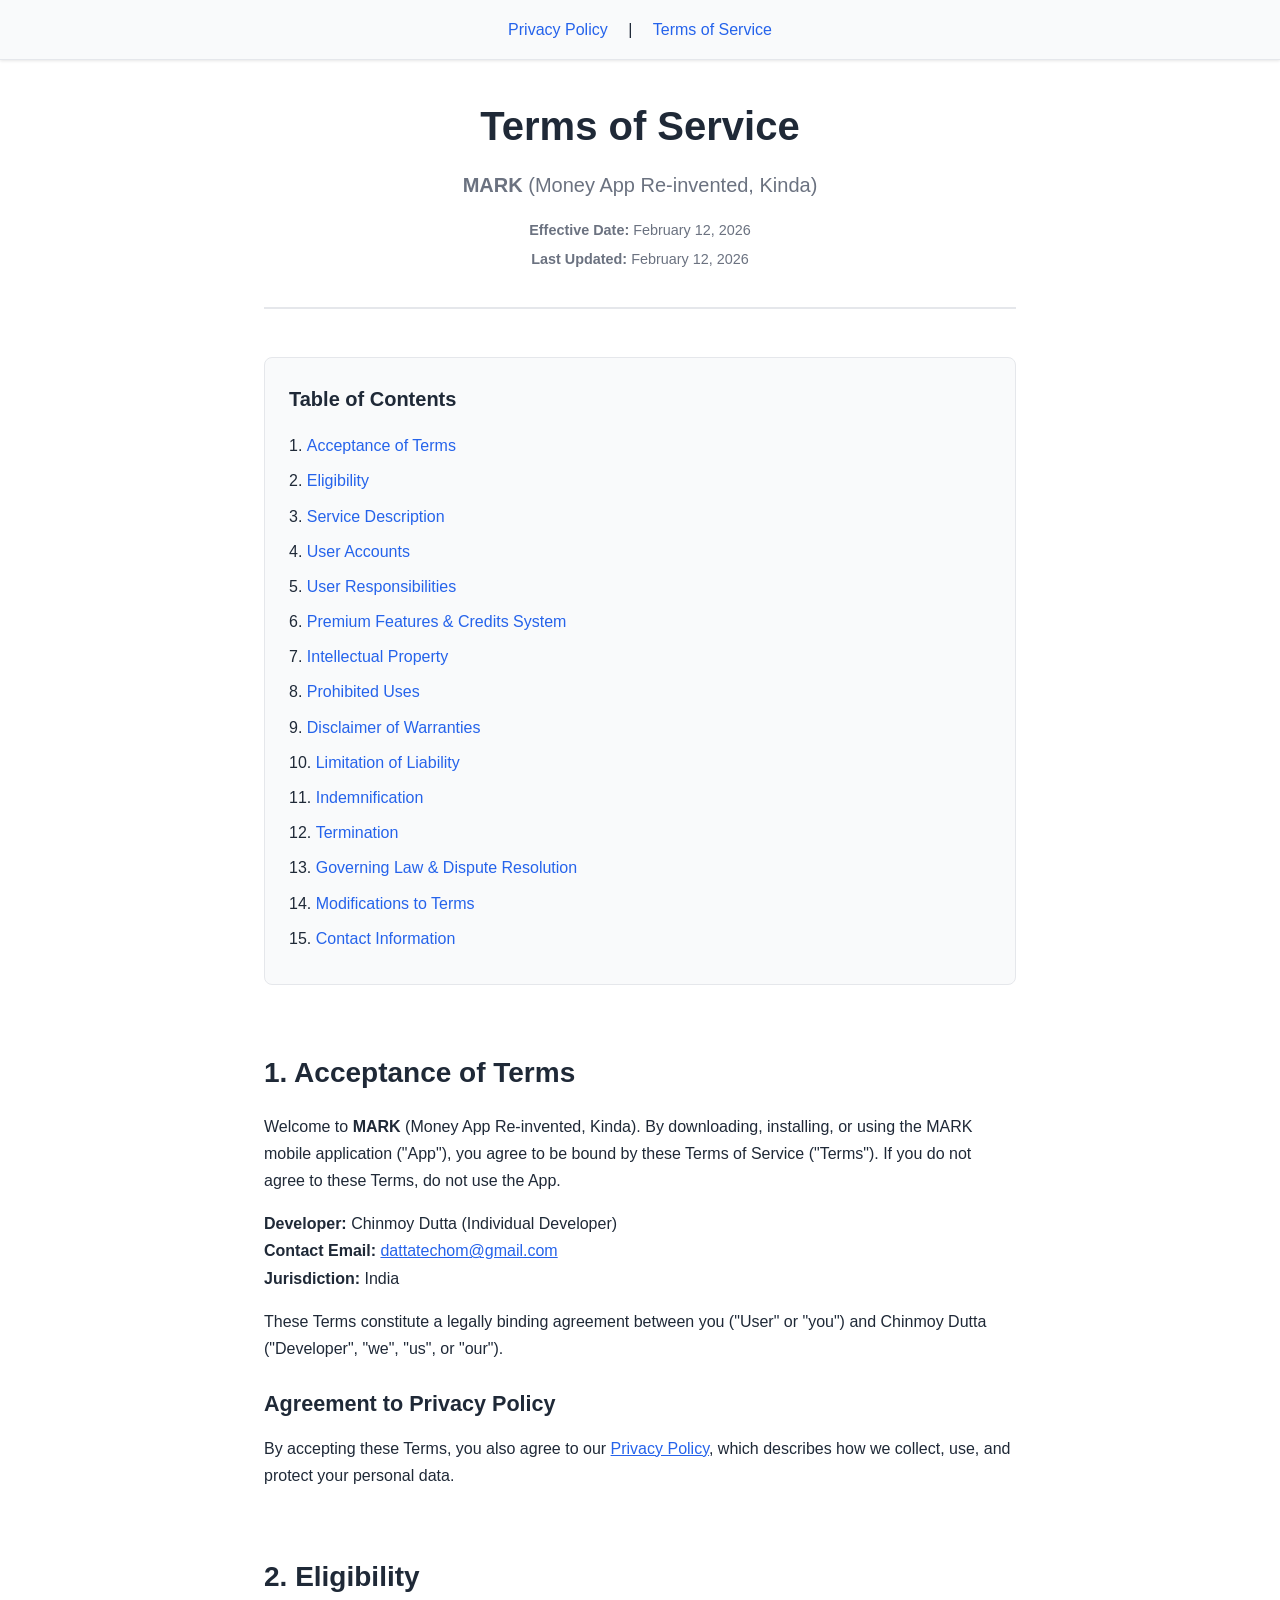
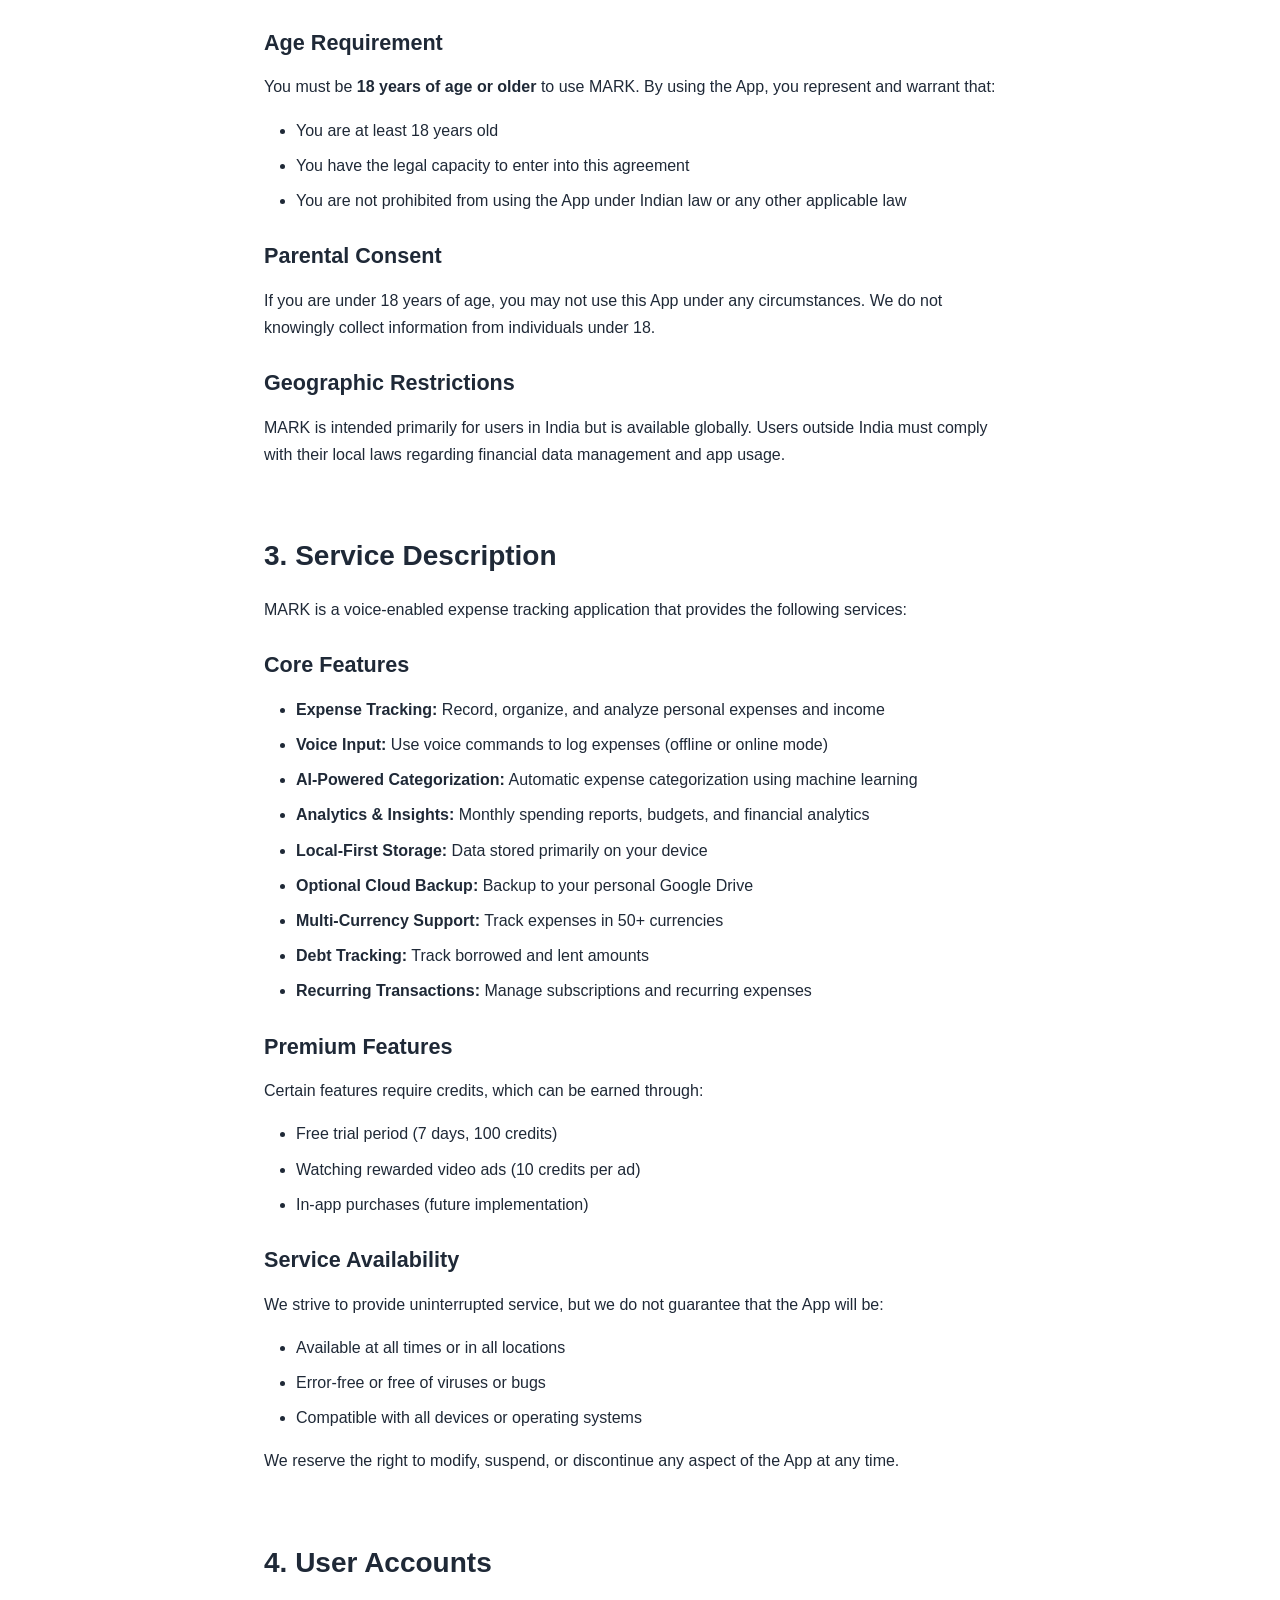
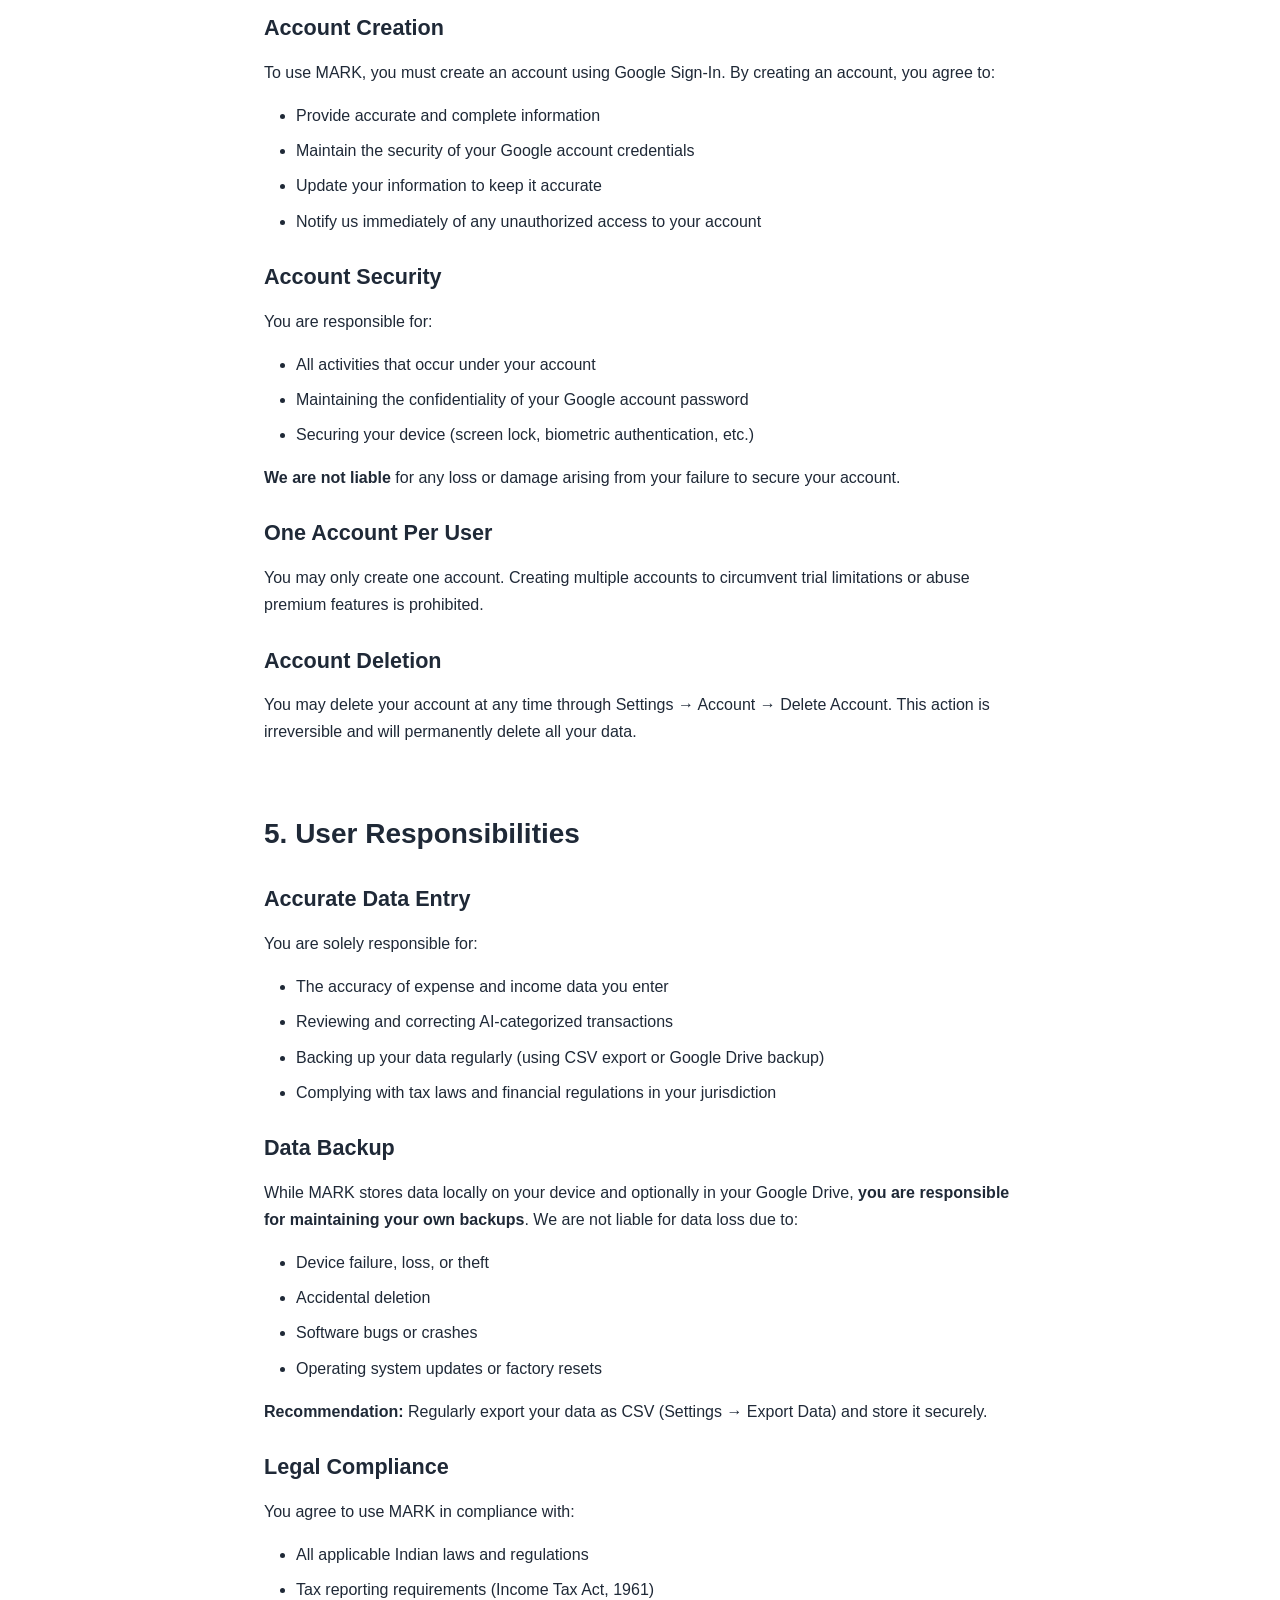
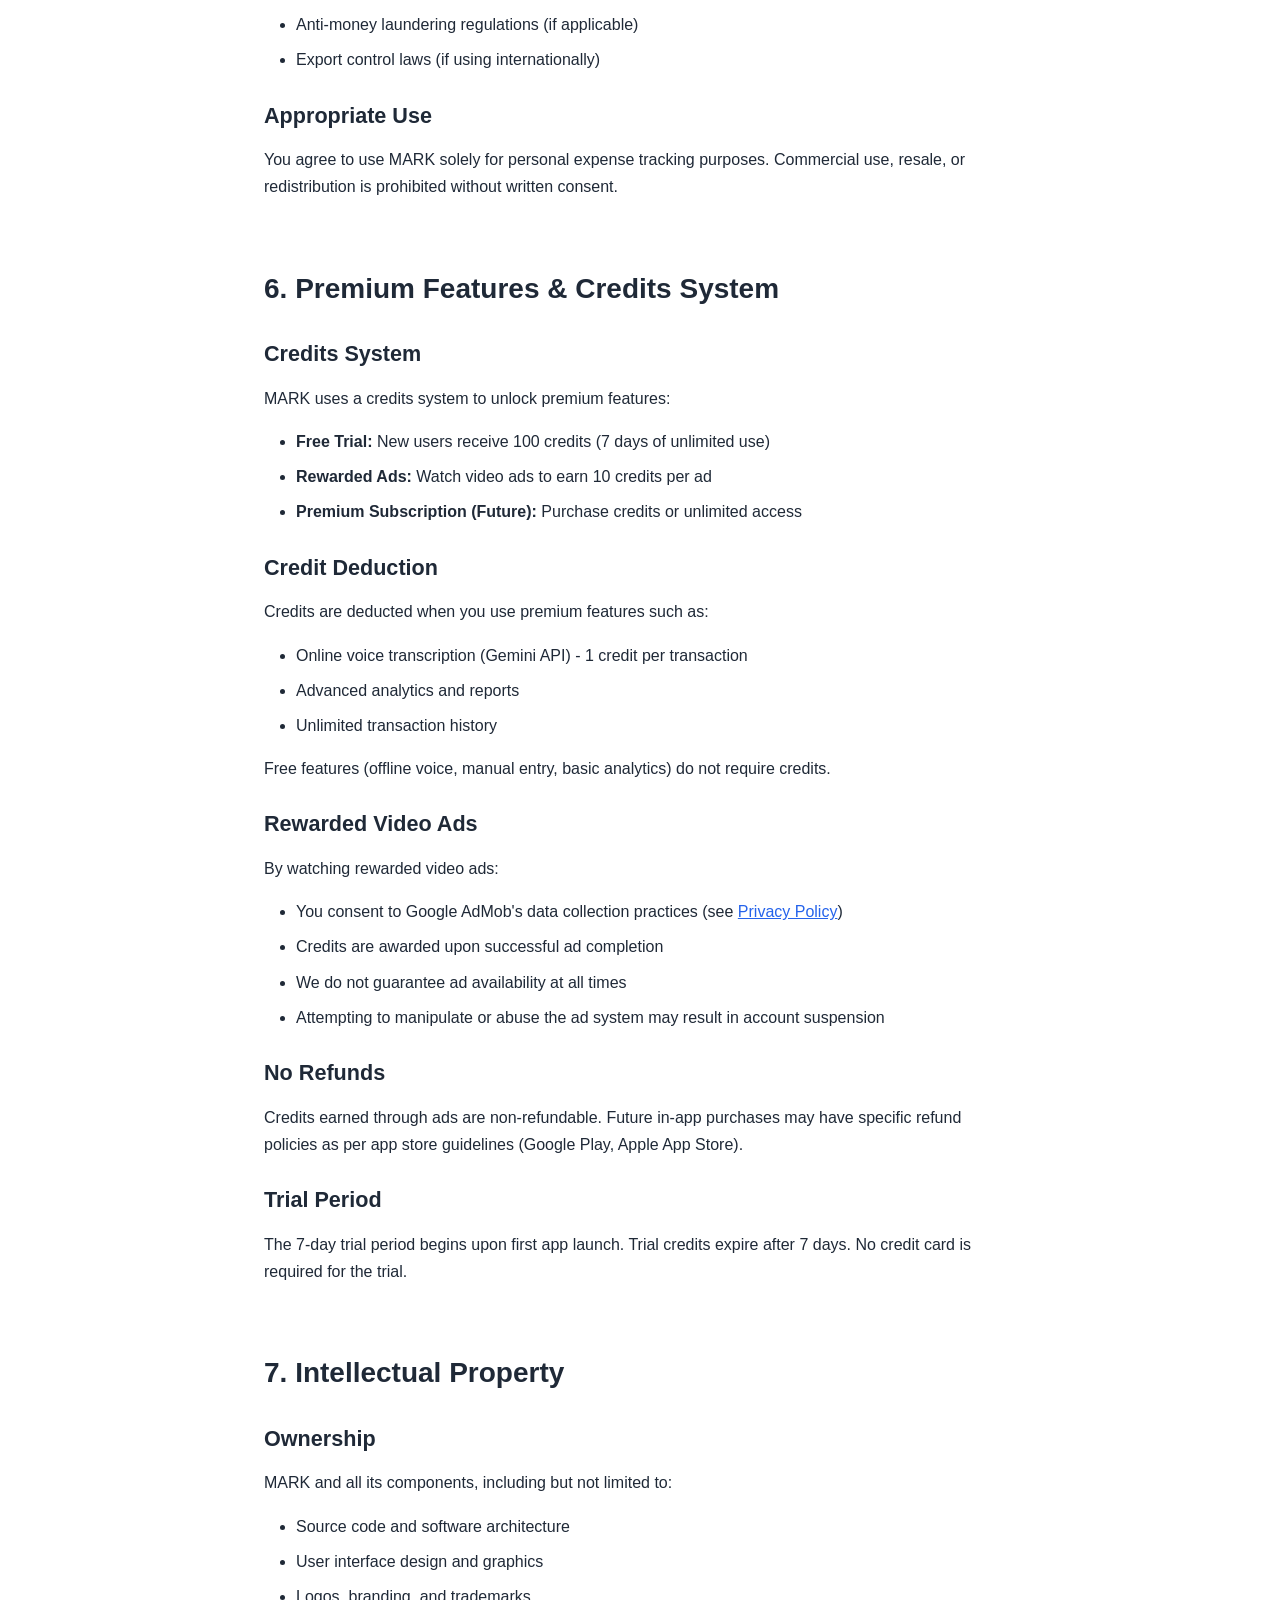
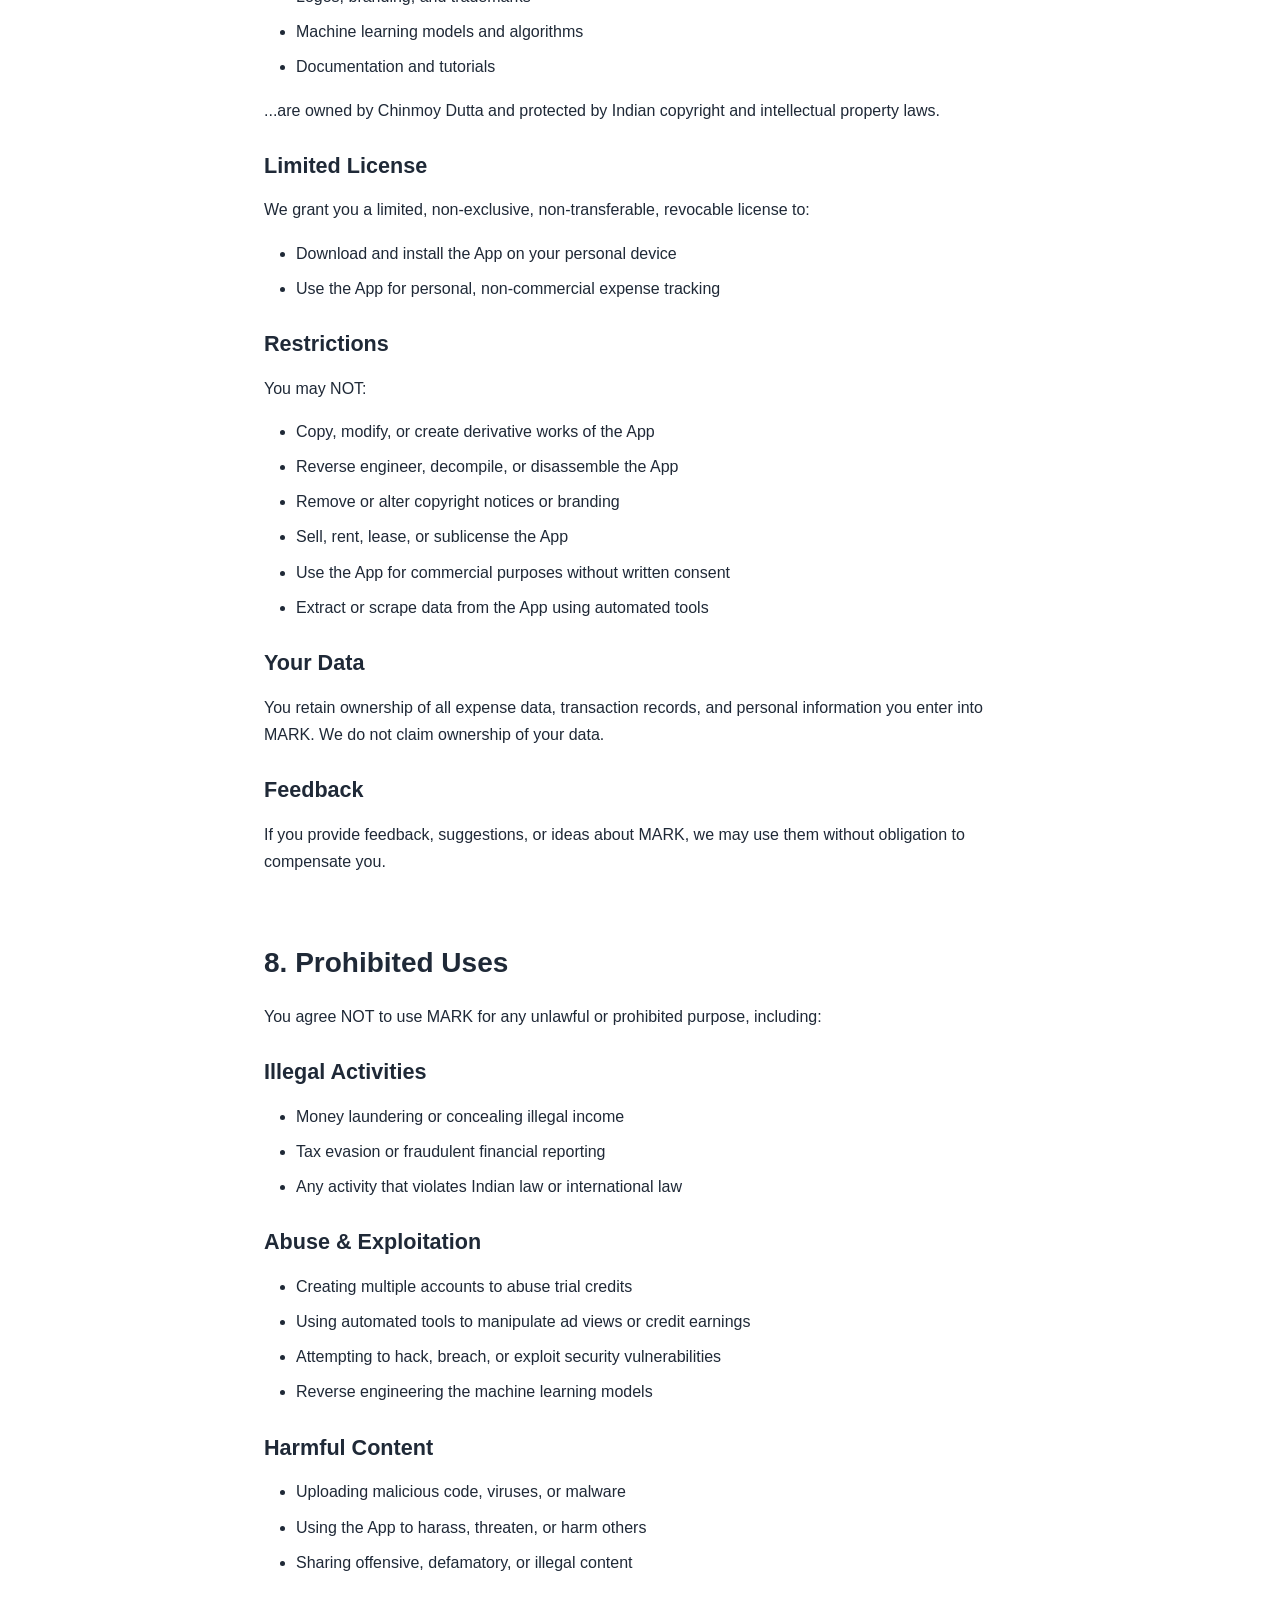
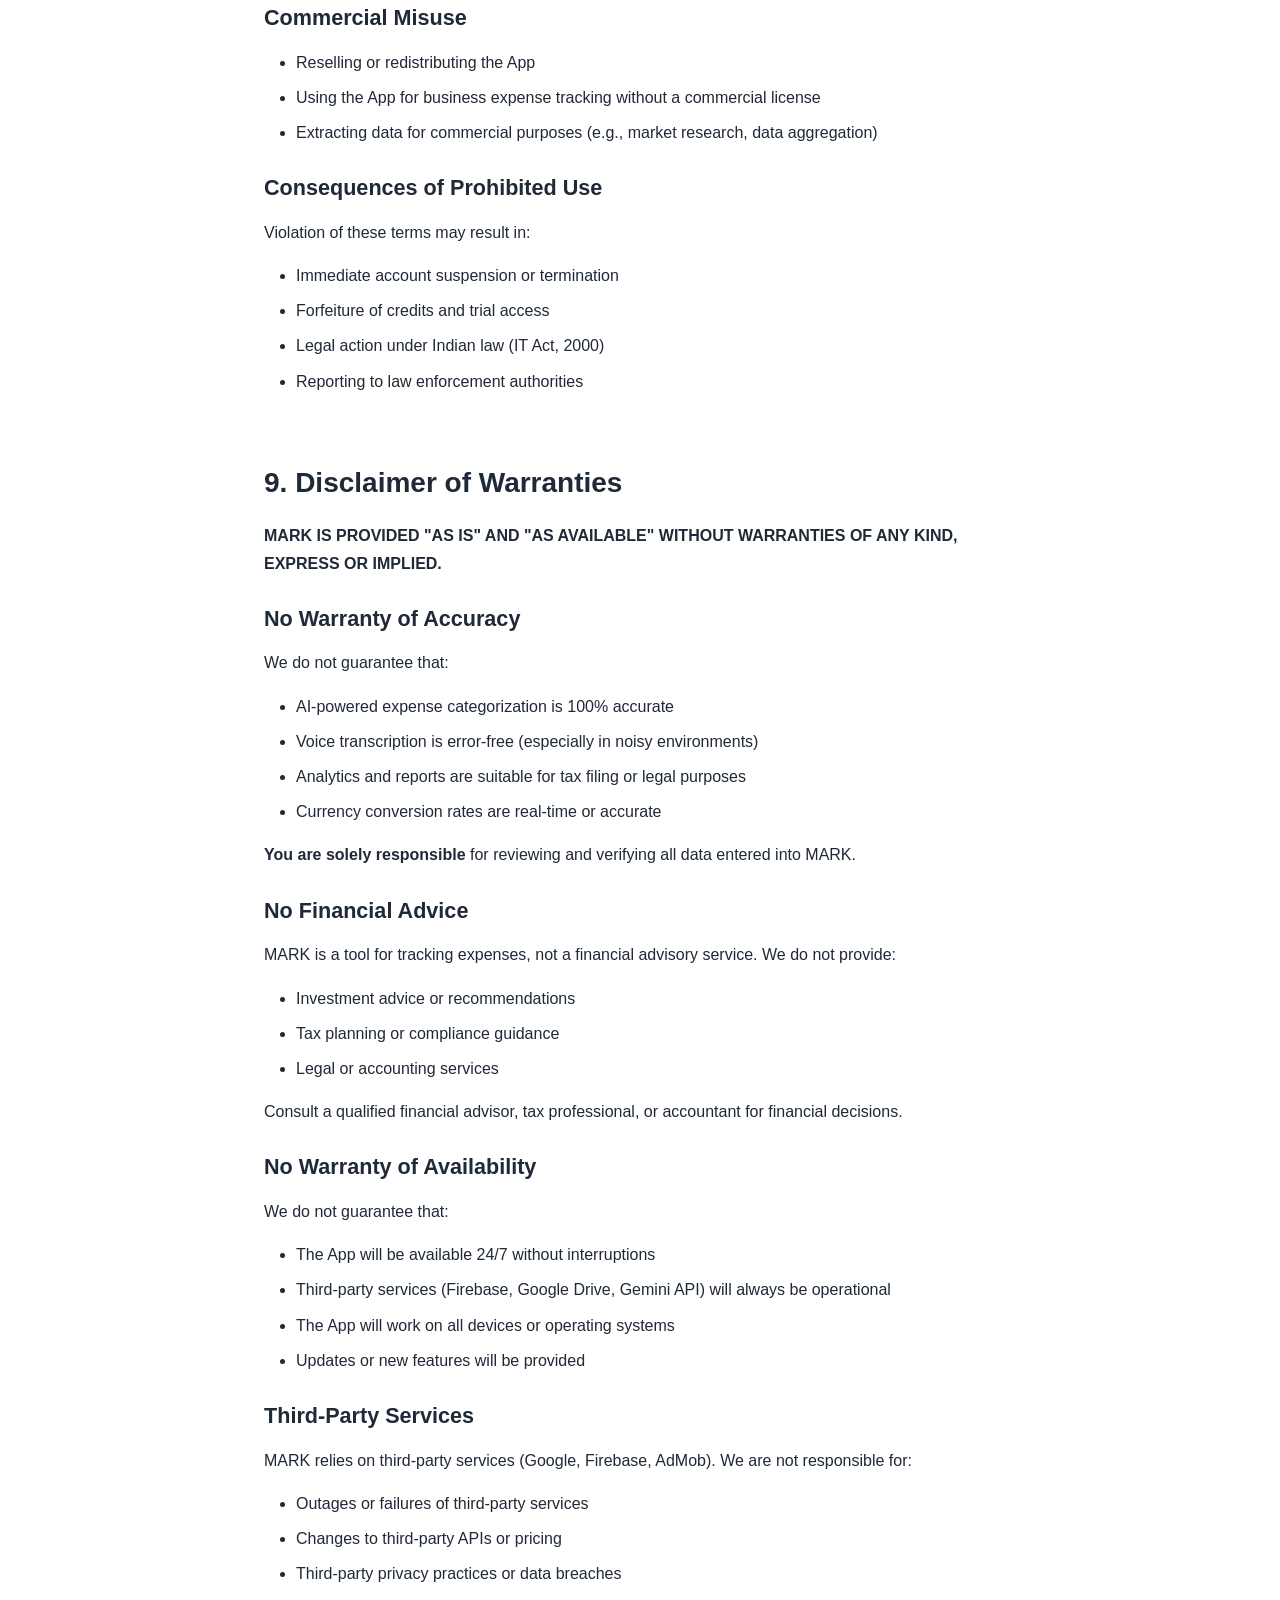
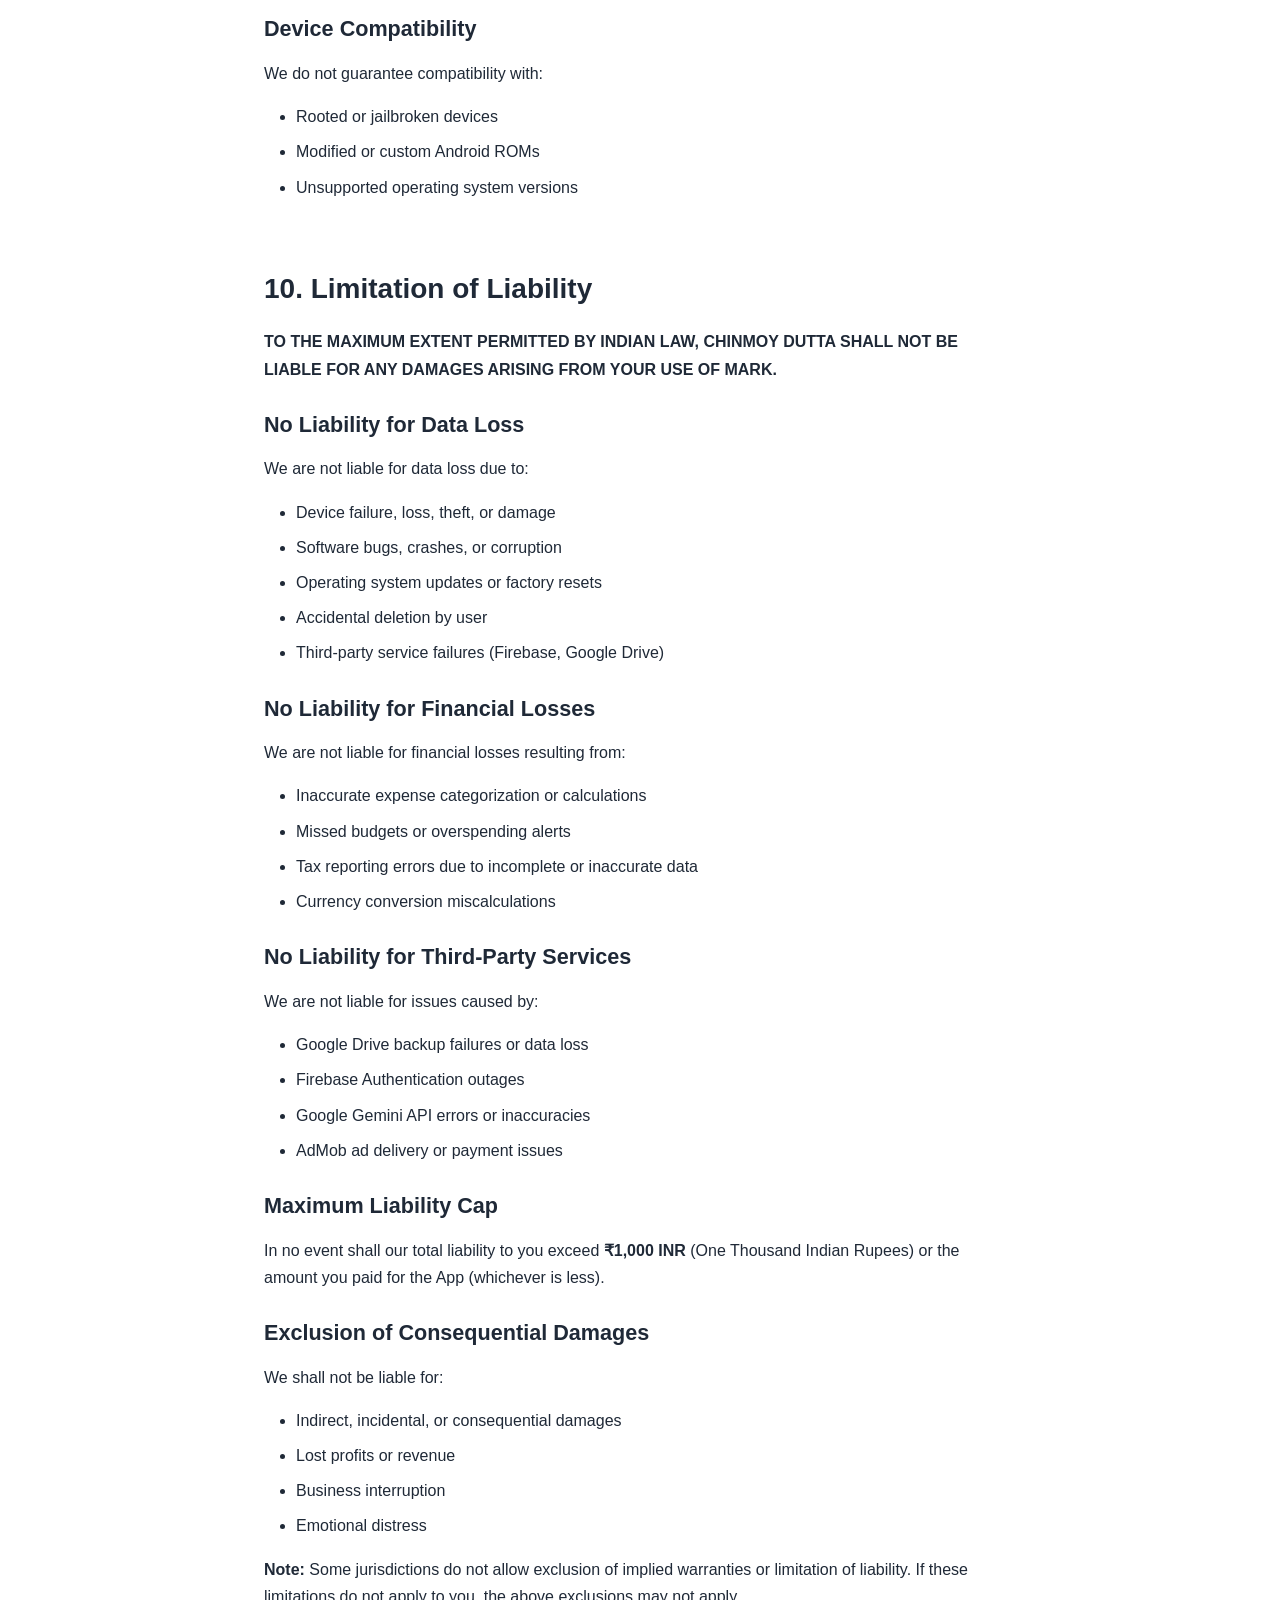
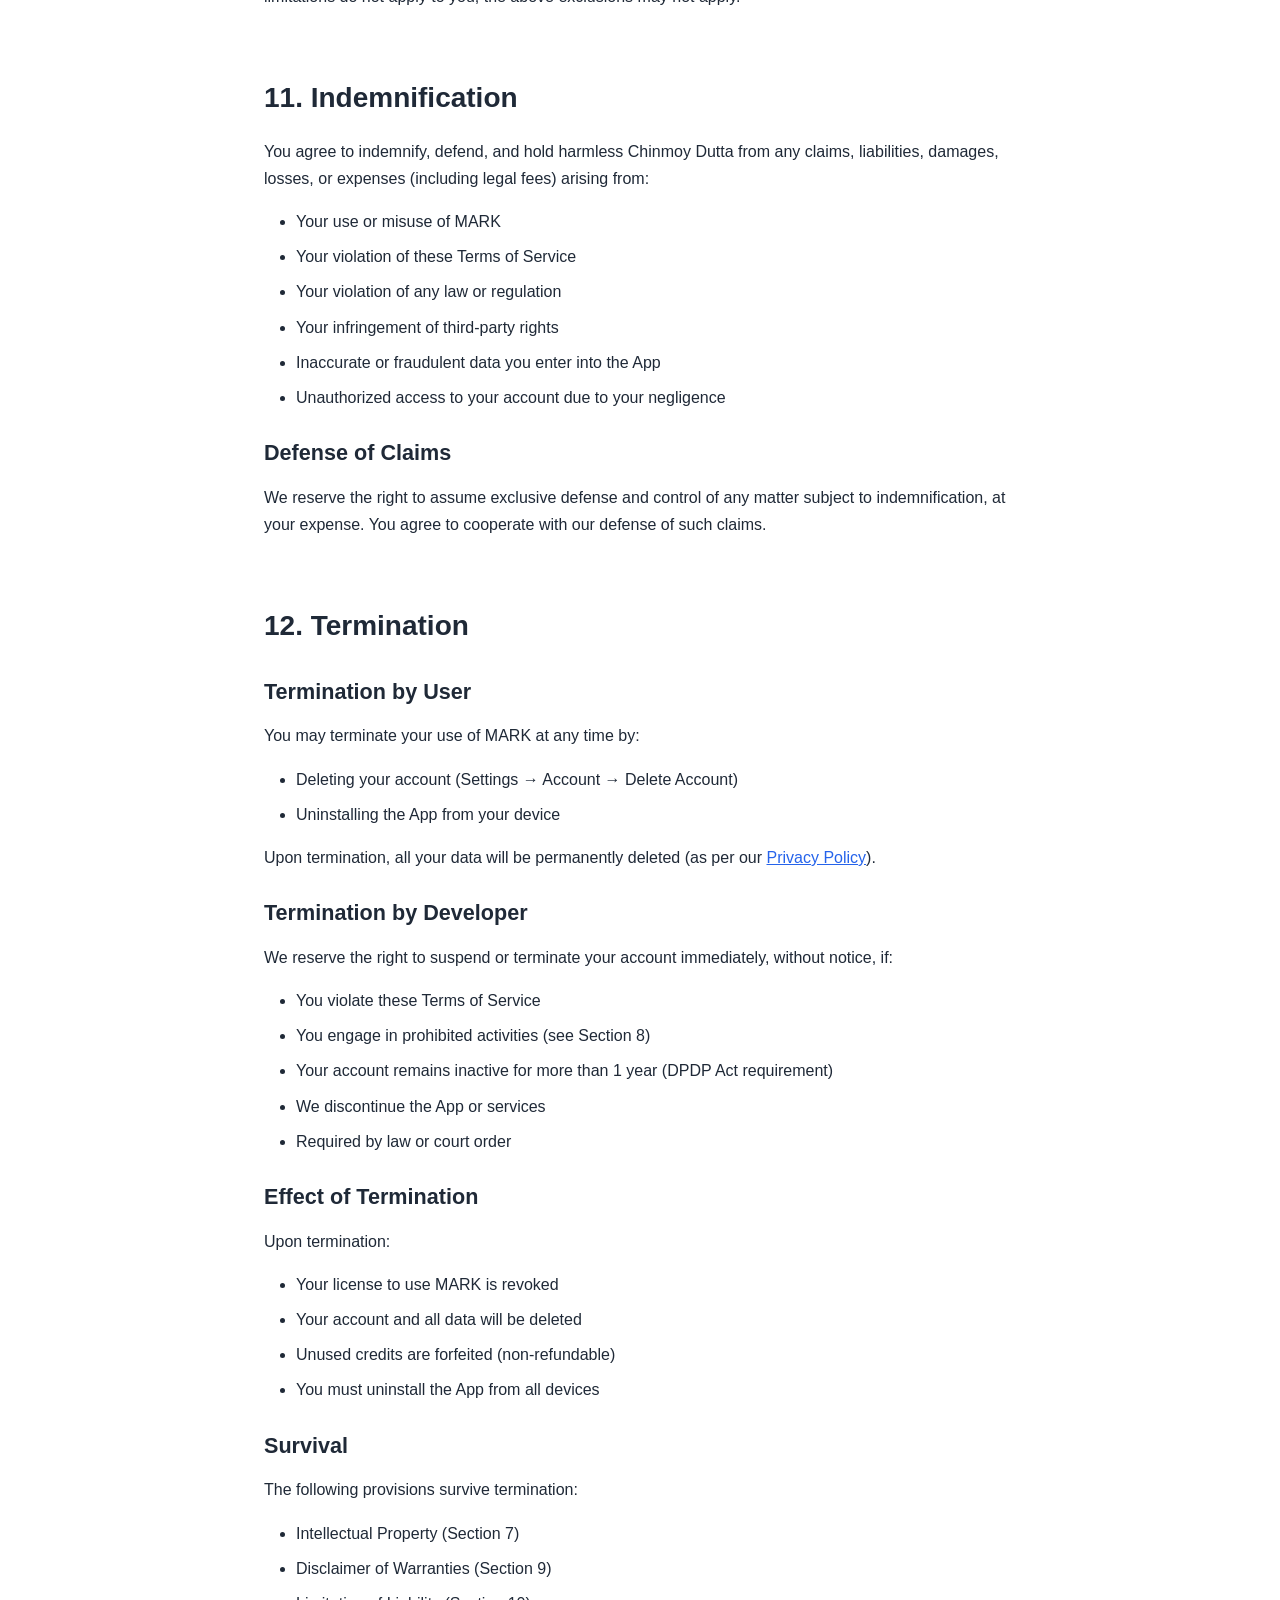
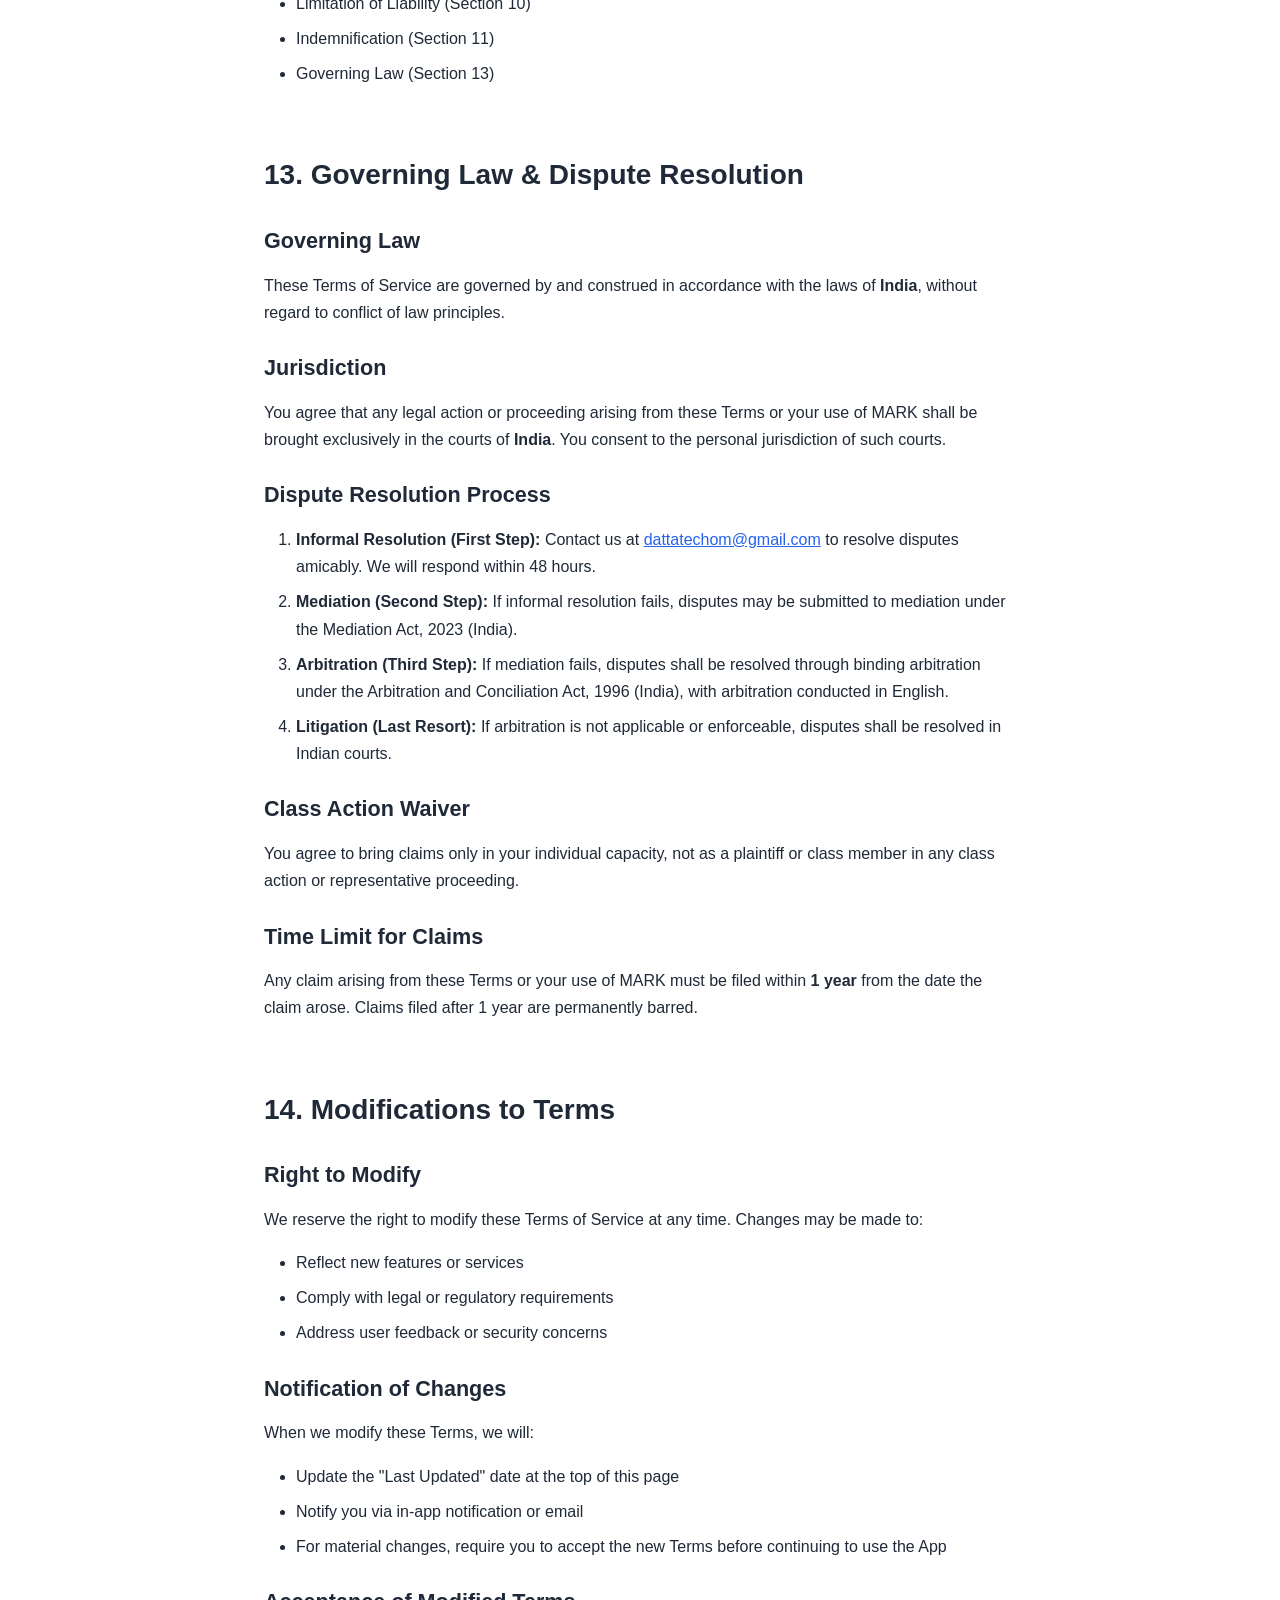
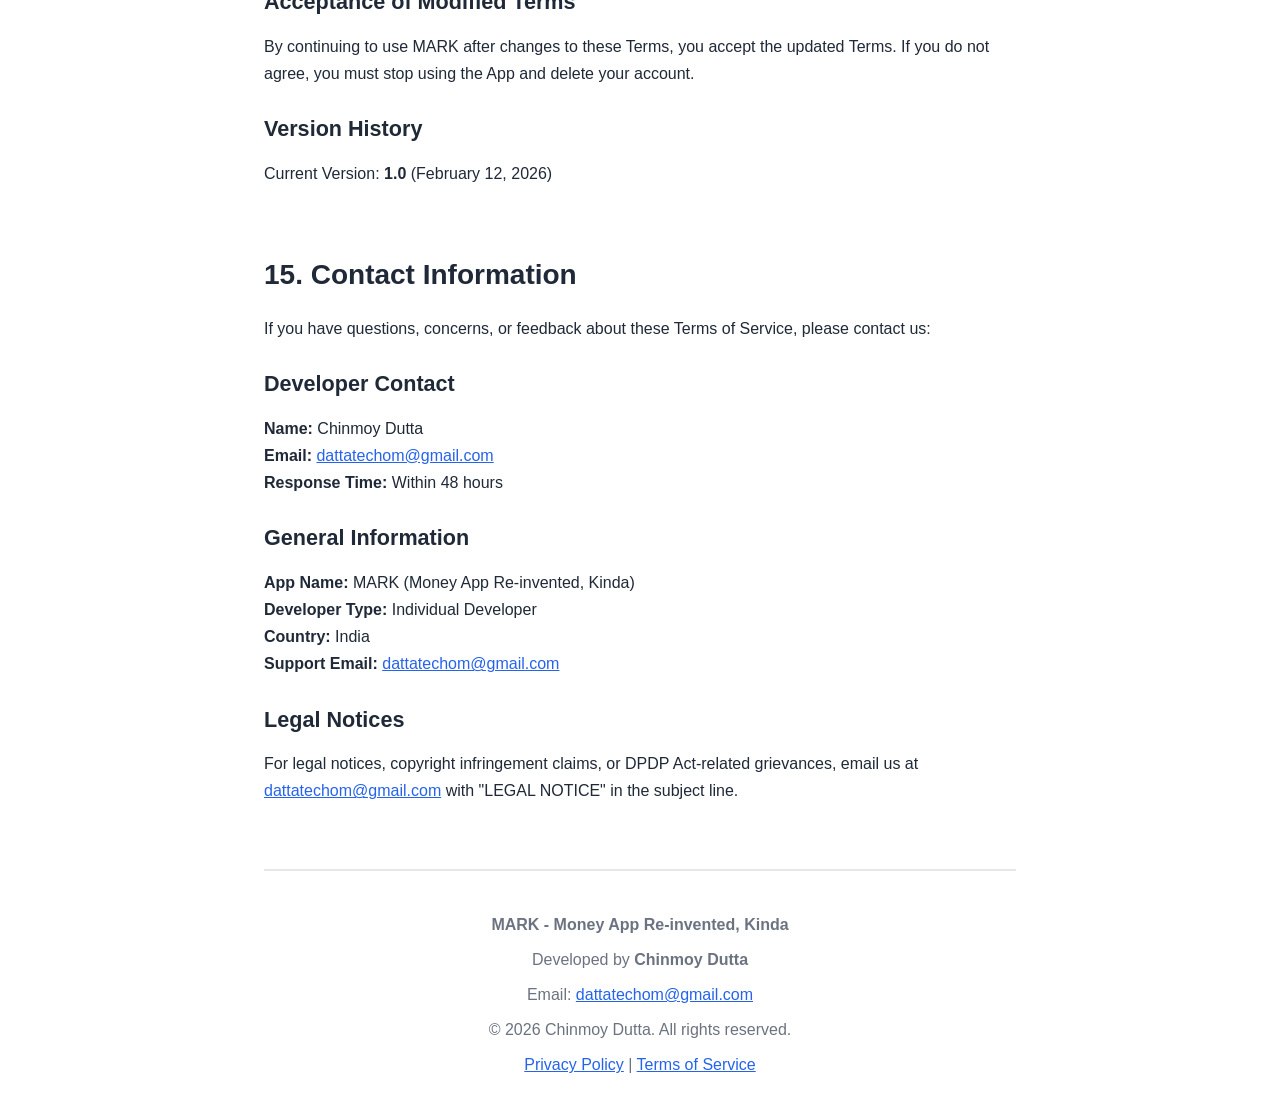
<file: docs/terms.html>
<!DOCTYPE html>
<html lang="en">
<head>
    <meta charset="UTF-8">
    <meta name="viewport" content="width=device-width, initial-scale=1.0">
    <meta name="description" content="Terms of Service for MARK - Voice-Enabled Expense Tracker">
    <meta name="keywords" content="MARK, terms of service, expense tracker, user agreement">
    <meta name="author" content="Chinmoy Dutta">
    <title>Terms of Service - MARK (Money App Re-invented, Kinda)</title>
    <link rel="stylesheet" href="style.css">
</head>
<body>
    <nav class="top-nav">
        <a href="index.html">Privacy Policy</a> | 
        <a href="terms.html">Terms of Service</a>
    </nav>
    
    <main>
        <header>
            <h1>Terms of Service</h1>
            <p class="app-name"><strong>MARK</strong> (Money App Re-invented, Kinda)</p>
            <p class="effective-date"><strong>Effective Date:</strong> February 12, 2026</p>
            <p class="last-updated"><strong>Last Updated:</strong> February 12, 2026</p>
        </header>
        
        <nav class="toc">
            <h2>Table of Contents</h2>
            <ol>
                <li><a href="#acceptance">Acceptance of Terms</a></li>
                <li><a href="#eligibility">Eligibility</a></li>
                <li><a href="#service-description">Service Description</a></li>
                <li><a href="#user-accounts">User Accounts</a></li>
                <li><a href="#user-responsibilities">User Responsibilities</a></li>
                <li><a href="#premium-features">Premium Features & Credits System</a></li>
                <li><a href="#intellectual-property">Intellectual Property</a></li>
                <li><a href="#prohibited-uses">Prohibited Uses</a></li>
                <li><a href="#disclaimers">Disclaimer of Warranties</a></li>
                <li><a href="#limitation">Limitation of Liability</a></li>
                <li><a href="#indemnification">Indemnification</a></li>
                <li><a href="#termination">Termination</a></li>
                <li><a href="#governing-law">Governing Law & Dispute Resolution</a></li>
                <li><a href="#modifications">Modifications to Terms</a></li>
                <li><a href="#contact-terms">Contact Information</a></li>
            </ol>
        </nav>

        <section id="acceptance">
            <h2>1. Acceptance of Terms</h2>
            <p>Welcome to <strong>MARK</strong> (Money App Re-invented, Kinda). By downloading, installing, or using the MARK mobile application ("App"), you agree to be bound by these Terms of Service ("Terms"). If you do not agree to these Terms, do not use the App.</p>
            
            <p><strong>Developer:</strong> Chinmoy Dutta (Individual Developer)<br>
            <strong>Contact Email:</strong> <a href="mailto:dattatechom@gmail.com">dattatechom@gmail.com</a><br>
            <strong>Jurisdiction:</strong> India</p>

            <p>These Terms constitute a legally binding agreement between you ("User" or "you") and Chinmoy Dutta ("Developer", "we", "us", or "our").</p>

            <h3>Agreement to Privacy Policy</h3>
            <p>By accepting these Terms, you also agree to our <a href="index.html">Privacy Policy</a>, which describes how we collect, use, and protect your personal data.</p>
        </section>

        <section id="eligibility">
            <h2>2. Eligibility</h2>
            
            <h3>Age Requirement</h3>
            <p>You must be <strong>18 years of age or older</strong> to use MARK. By using the App, you represent and warrant that:</p>
            <ul>
                <li>You are at least 18 years old</li>
                <li>You have the legal capacity to enter into this agreement</li>
                <li>You are not prohibited from using the App under Indian law or any other applicable law</li>
            </ul>

            <h3>Parental Consent</h3>
            <p>If you are under 18 years of age, you may not use this App under any circumstances. We do not knowingly collect information from individuals under 18.</p>

            <h3>Geographic Restrictions</h3>
            <p>MARK is intended primarily for users in India but is available globally. Users outside India must comply with their local laws regarding financial data management and app usage.</p>
        </section>

        <section id="service-description">
            <h2>3. Service Description</h2>
            
            <p>MARK is a voice-enabled expense tracking application that provides the following services:</p>

            <h3>Core Features</h3>
            <ul>
                <li><strong>Expense Tracking:</strong> Record, organize, and analyze personal expenses and income</li>
                <li><strong>Voice Input:</strong> Use voice commands to log expenses (offline or online mode)</li>
                <li><strong>AI-Powered Categorization:</strong> Automatic expense categorization using machine learning</li>
                <li><strong>Analytics & Insights:</strong> Monthly spending reports, budgets, and financial analytics</li>
                <li><strong>Local-First Storage:</strong> Data stored primarily on your device</li>
                <li><strong>Optional Cloud Backup:</strong> Backup to your personal Google Drive</li>
                <li><strong>Multi-Currency Support:</strong> Track expenses in 50+ currencies</li>
                <li><strong>Debt Tracking:</strong> Track borrowed and lent amounts</li>
                <li><strong>Recurring Transactions:</strong> Manage subscriptions and recurring expenses</li>
            </ul>

            <h3>Premium Features</h3>
            <p>Certain features require credits, which can be earned through:</p>
            <ul>
                <li>Free trial period (7 days, 100 credits)</li>
                <li>Watching rewarded video ads (10 credits per ad)</li>
                <li>In-app purchases (future implementation)</li>
            </ul>

            <h3>Service Availability</h3>
            <p>We strive to provide uninterrupted service, but we do not guarantee that the App will be:</p>
            <ul>
                <li>Available at all times or in all locations</li>
                <li>Error-free or free of viruses or bugs</li>
                <li>Compatible with all devices or operating systems</li>
            </ul>
            <p>We reserve the right to modify, suspend, or discontinue any aspect of the App at any time.</p>
        </section>

        <section id="user-accounts">
            <h2>4. User Accounts</h2>
            
            <h3>Account Creation</h3>
            <p>To use MARK, you must create an account using Google Sign-In. By creating an account, you agree to:</p>
            <ul>
                <li>Provide accurate and complete information</li>
                <li>Maintain the security of your Google account credentials</li>
                <li>Update your information to keep it accurate</li>
                <li>Notify us immediately of any unauthorized access to your account</li>
            </ul>

            <h3>Account Security</h3>
            <p>You are responsible for:</p>
            <ul>
                <li>All activities that occur under your account</li>
                <li>Maintaining the confidentiality of your Google account password</li>
                <li>Securing your device (screen lock, biometric authentication, etc.)</li>
            </ul>
            <p><strong>We are not liable</strong> for any loss or damage arising from your failure to secure your account.</p>

            <h3>One Account Per User</h3>
            <p>You may only create one account. Creating multiple accounts to circumvent trial limitations or abuse premium features is prohibited.</p>

            <h3>Account Deletion</h3>
            <p>You may delete your account at any time through Settings → Account → Delete Account. This action is irreversible and will permanently delete all your data.</p>
        </section>

        <section id="user-responsibilities">
            <h2>5. User Responsibilities</h2>
            
            <h3>Accurate Data Entry</h3>
            <p>You are solely responsible for:</p>
            <ul>
                <li>The accuracy of expense and income data you enter</li>
                <li>Reviewing and correcting AI-categorized transactions</li>
                <li>Backing up your data regularly (using CSV export or Google Drive backup)</li>
                <li>Complying with tax laws and financial regulations in your jurisdiction</li>
            </ul>

            <h3>Data Backup</h3>
            <p>While MARK stores data locally on your device and optionally in your Google Drive, <strong>you are responsible for maintaining your own backups</strong>. We are not liable for data loss due to:</p>
            <ul>
                <li>Device failure, loss, or theft</li>
                <li>Accidental deletion</li>
                <li>Software bugs or crashes</li>
                <li>Operating system updates or factory resets</li>
            </ul>
            <p><strong>Recommendation:</strong> Regularly export your data as CSV (Settings → Export Data) and store it securely.</p>

            <h3>Legal Compliance</h3>
            <p>You agree to use MARK in compliance with:</p>
            <ul>
                <li>All applicable Indian laws and regulations</li>
                <li>Tax reporting requirements (Income Tax Act, 1961)</li>
                <li>Anti-money laundering regulations (if applicable)</li>
                <li>Export control laws (if using internationally)</li>
            </ul>

            <h3>Appropriate Use</h3>
            <p>You agree to use MARK solely for personal expense tracking purposes. Commercial use, resale, or redistribution is prohibited without written consent.</p>
        </section>

        <section id="premium-features">
            <h2>6. Premium Features & Credits System</h2>
            
            <h3>Credits System</h3>
            <p>MARK uses a credits system to unlock premium features:</p>
            <ul>
                <li><strong>Free Trial:</strong> New users receive 100 credits (7 days of unlimited use)</li>
                <li><strong>Rewarded Ads:</strong> Watch video ads to earn 10 credits per ad</li>
                <li><strong>Premium Subscription (Future):</strong> Purchase credits or unlimited access</li>
            </ul>

            <h3>Credit Deduction</h3>
            <p>Credits are deducted when you use premium features such as:</p>
            <ul>
                <li>Online voice transcription (Gemini API) - 1 credit per transaction</li>
                <li>Advanced analytics and reports</li>
                <li>Unlimited transaction history</li>
            </ul>
            <p>Free features (offline voice, manual entry, basic analytics) do not require credits.</p>

            <h3>Rewarded Video Ads</h3>
            <p>By watching rewarded video ads:</p>
            <ul>
                <li>You consent to Google AdMob's data collection practices (see <a href="index.html">Privacy Policy</a>)</li>
                <li>Credits are awarded upon successful ad completion</li>
                <li>We do not guarantee ad availability at all times</li>
                <li>Attempting to manipulate or abuse the ad system may result in account suspension</li>
            </ul>

            <h3>No Refunds</h3>
            <p>Credits earned through ads are non-refundable. Future in-app purchases may have specific refund policies as per app store guidelines (Google Play, Apple App Store).</p>

            <h3>Trial Period</h3>
            <p>The 7-day trial period begins upon first app launch. Trial credits expire after 7 days. No credit card is required for the trial.</p>
        </section>

        <section id="intellectual-property">
            <h2>7. Intellectual Property</h2>
            
            <h3>Ownership</h3>
            <p>MARK and all its components, including but not limited to:</p>
            <ul>
                <li>Source code and software architecture</li>
                <li>User interface design and graphics</li>
                <li>Logos, branding, and trademarks</li>
                <li>Machine learning models and algorithms</li>
                <li>Documentation and tutorials</li>
            </ul>
            <p>...are owned by Chinmoy Dutta and protected by Indian copyright and intellectual property laws.</p>

            <h3>Limited License</h3>
            <p>We grant you a limited, non-exclusive, non-transferable, revocable license to:</p>
            <ul>
                <li>Download and install the App on your personal device</li>
                <li>Use the App for personal, non-commercial expense tracking</li>
            </ul>

            <h3>Restrictions</h3>
            <p>You may NOT:</p>
            <ul>
                <li>Copy, modify, or create derivative works of the App</li>
                <li>Reverse engineer, decompile, or disassemble the App</li>
                <li>Remove or alter copyright notices or branding</li>
                <li>Sell, rent, lease, or sublicense the App</li>
                <li>Use the App for commercial purposes without written consent</li>
                <li>Extract or scrape data from the App using automated tools</li>
            </ul>

            <h3>Your Data</h3>
            <p>You retain ownership of all expense data, transaction records, and personal information you enter into MARK. We do not claim ownership of your data.</p>

            <h3>Feedback</h3>
            <p>If you provide feedback, suggestions, or ideas about MARK, we may use them without obligation to compensate you.</p>
        </section>

        <section id="prohibited-uses">
            <h2>8. Prohibited Uses</h2>
            
            <p>You agree NOT to use MARK for any unlawful or prohibited purpose, including:</p>

            <h3>Illegal Activities</h3>
            <ul>
                <li>Money laundering or concealing illegal income</li>
                <li>Tax evasion or fraudulent financial reporting</li>
                <li>Any activity that violates Indian law or international law</li>
            </ul>

            <h3>Abuse & Exploitation</h3>
            <ul>
                <li>Creating multiple accounts to abuse trial credits</li>
                <li>Using automated tools to manipulate ad views or credit earnings</li>
                <li>Attempting to hack, breach, or exploit security vulnerabilities</li>
                <li>Reverse engineering the machine learning models</li>
            </ul>

            <h3>Harmful Content</h3>
            <ul>
                <li>Uploading malicious code, viruses, or malware</li>
                <li>Using the App to harass, threaten, or harm others</li>
                <li>Sharing offensive, defamatory, or illegal content</li>
            </ul>

            <h3>Commercial Misuse</h3>
            <ul>
                <li>Reselling or redistributing the App</li>
                <li>Using the App for business expense tracking without a commercial license</li>
                <li>Extracting data for commercial purposes (e.g., market research, data aggregation)</li>
            </ul>

            <h3>Consequences of Prohibited Use</h3>
            <p>Violation of these terms may result in:</p>
            <ul>
                <li>Immediate account suspension or termination</li>
                <li>Forfeiture of credits and trial access</li>
                <li>Legal action under Indian law (IT Act, 2000)</li>
                <li>Reporting to law enforcement authorities</li>
            </ul>
        </section>

        <section id="disclaimers">
            <h2>9. Disclaimer of Warranties</h2>
            
            <p><strong>MARK IS PROVIDED "AS IS" AND "AS AVAILABLE" WITHOUT WARRANTIES OF ANY KIND, EXPRESS OR IMPLIED.</strong></p>

            <h3>No Warranty of Accuracy</h3>
            <p>We do not guarantee that:</p>
            <ul>
                <li>AI-powered expense categorization is 100% accurate</li>
                <li>Voice transcription is error-free (especially in noisy environments)</li>
                <li>Analytics and reports are suitable for tax filing or legal purposes</li>
                <li>Currency conversion rates are real-time or accurate</li>
            </ul>
            <p><strong>You are solely responsible</strong> for reviewing and verifying all data entered into MARK.</p>

            <h3>No Financial Advice</h3>
            <p>MARK is a tool for tracking expenses, not a financial advisory service. We do not provide:</p>
            <ul>
                <li>Investment advice or recommendations</li>
                <li>Tax planning or compliance guidance</li>
                <li>Legal or accounting services</li>
            </ul>
            <p>Consult a qualified financial advisor, tax professional, or accountant for financial decisions.</p>

            <h3>No Warranty of Availability</h3>
            <p>We do not guarantee that:</p>
            <ul>
                <li>The App will be available 24/7 without interruptions</li>
                <li>Third-party services (Firebase, Google Drive, Gemini API) will always be operational</li>
                <li>The App will work on all devices or operating systems</li>
                <li>Updates or new features will be provided</li>
            </ul>

            <h3>Third-Party Services</h3>
            <p>MARK relies on third-party services (Google, Firebase, AdMob). We are not responsible for:</p>
            <ul>
                <li>Outages or failures of third-party services</li>
                <li>Changes to third-party APIs or pricing</li>
                <li>Third-party privacy practices or data breaches</li>
            </ul>

            <h3>Device Compatibility</h3>
            <p>We do not guarantee compatibility with:</p>
            <ul>
                <li>Rooted or jailbroken devices</li>
                <li>Modified or custom Android ROMs</li>
                <li>Unsupported operating system versions</li>
            </ul>
        </section>

        <section id="limitation">
            <h2>10. Limitation of Liability</h2>
            
            <p><strong>TO THE MAXIMUM EXTENT PERMITTED BY INDIAN LAW, CHINMOY DUTTA SHALL NOT BE LIABLE FOR ANY DAMAGES ARISING FROM YOUR USE OF MARK.</strong></p>

            <h3>No Liability for Data Loss</h3>
            <p>We are not liable for data loss due to:</p>
            <ul>
                <li>Device failure, loss, theft, or damage</li>
                <li>Software bugs, crashes, or corruption</li>
                <li>Operating system updates or factory resets</li>
                <li>Accidental deletion by user</li>
                <li>Third-party service failures (Firebase, Google Drive)</li>
            </ul>

            <h3>No Liability for Financial Losses</h3>
            <p>We are not liable for financial losses resulting from:</p>
            <ul>
                <li>Inaccurate expense categorization or calculations</li>
                <li>Missed budgets or overspending alerts</li>
                <li>Tax reporting errors due to incomplete or inaccurate data</li>
                <li>Currency conversion miscalculations</li>
            </ul>

            <h3>No Liability for Third-Party Services</h3>
            <p>We are not liable for issues caused by:</p>
            <ul>
                <li>Google Drive backup failures or data loss</li>
                <li>Firebase Authentication outages</li>
                <li>Google Gemini API errors or inaccuracies</li>
                <li>AdMob ad delivery or payment issues</li>
            </ul>

            <h3>Maximum Liability Cap</h3>
            <p>In no event shall our total liability to you exceed <strong>₹1,000 INR</strong> (One Thousand Indian Rupees) or the amount you paid for the App (whichever is less).</p>

            <h3>Exclusion of Consequential Damages</h3>
            <p>We shall not be liable for:</p>
            <ul>
                <li>Indirect, incidental, or consequential damages</li>
                <li>Lost profits or revenue</li>
                <li>Business interruption</li>
                <li>Emotional distress</li>
            </ul>

            <p><strong>Note:</strong> Some jurisdictions do not allow exclusion of implied warranties or limitation of liability. If these limitations do not apply to you, the above exclusions may not apply.</p>
        </section>

        <section id="indemnification">
            <h2>11. Indemnification</h2>
            
            <p>You agree to indemnify, defend, and hold harmless Chinmoy Dutta from any claims, liabilities, damages, losses, or expenses (including legal fees) arising from:</p>
            <ul>
                <li>Your use or misuse of MARK</li>
                <li>Your violation of these Terms of Service</li>
                <li>Your violation of any law or regulation</li>
                <li>Your infringement of third-party rights</li>
                <li>Inaccurate or fraudulent data you enter into the App</li>
                <li>Unauthorized access to your account due to your negligence</li>
            </ul>

            <h3>Defense of Claims</h3>
            <p>We reserve the right to assume exclusive defense and control of any matter subject to indemnification, at your expense. You agree to cooperate with our defense of such claims.</p>
        </section>

        <section id="termination">
            <h2>12. Termination</h2>
            
            <h3>Termination by User</h3>
            <p>You may terminate your use of MARK at any time by:</p>
            <ul>
                <li>Deleting your account (Settings → Account → Delete Account)</li>
                <li>Uninstalling the App from your device</li>
            </ul>
            <p>Upon termination, all your data will be permanently deleted (as per our <a href="index.html">Privacy Policy</a>).</p>

            <h3>Termination by Developer</h3>
            <p>We reserve the right to suspend or terminate your account immediately, without notice, if:</p>
            <ul>
                <li>You violate these Terms of Service</li>
                <li>You engage in prohibited activities (see Section 8)</li>
                <li>Your account remains inactive for more than 1 year (DPDP Act requirement)</li>
                <li>We discontinue the App or services</li>
                <li>Required by law or court order</li>
            </ul>

            <h3>Effect of Termination</h3>
            <p>Upon termination:</p>
            <ul>
                <li>Your license to use MARK is revoked</li>
                <li>Your account and all data will be deleted</li>
                <li>Unused credits are forfeited (non-refundable)</li>
                <li>You must uninstall the App from all devices</li>
            </ul>

            <h3>Survival</h3>
            <p>The following provisions survive termination:</p>
            <ul>
                <li>Intellectual Property (Section 7)</li>
                <li>Disclaimer of Warranties (Section 9)</li>
                <li>Limitation of Liability (Section 10)</li>
                <li>Indemnification (Section 11)</li>
                <li>Governing Law (Section 13)</li>
            </ul>
        </section>

        <section id="governing-law">
            <h2>13. Governing Law & Dispute Resolution</h2>
            
            <h3>Governing Law</h3>
            <p>These Terms of Service are governed by and construed in accordance with the laws of <strong>India</strong>, without regard to conflict of law principles.</p>

            <h3>Jurisdiction</h3>
            <p>You agree that any legal action or proceeding arising from these Terms or your use of MARK shall be brought exclusively in the courts of <strong>India</strong>. You consent to the personal jurisdiction of such courts.</p>

            <h3>Dispute Resolution Process</h3>
            <ol>
                <li><strong>Informal Resolution (First Step):</strong> Contact us at <a href="mailto:dattatechom@gmail.com">dattatechom@gmail.com</a> to resolve disputes amicably. We will respond within 48 hours.</li>
                <li><strong>Mediation (Second Step):</strong> If informal resolution fails, disputes may be submitted to mediation under the Mediation Act, 2023 (India).</li>
                <li><strong>Arbitration (Third Step):</strong> If mediation fails, disputes shall be resolved through binding arbitration under the Arbitration and Conciliation Act, 1996 (India), with arbitration conducted in English.</li>
                <li><strong>Litigation (Last Resort):</strong> If arbitration is not applicable or enforceable, disputes shall be resolved in Indian courts.</li>
            </ol>

            <h3>Class Action Waiver</h3>
            <p>You agree to bring claims only in your individual capacity, not as a plaintiff or class member in any class action or representative proceeding.</p>

            <h3>Time Limit for Claims</h3>
            <p>Any claim arising from these Terms or your use of MARK must be filed within <strong>1 year</strong> from the date the claim arose. Claims filed after 1 year are permanently barred.</p>
        </section>

        <section id="modifications">
            <h2>14. Modifications to Terms</h2>
            
            <h3>Right to Modify</h3>
            <p>We reserve the right to modify these Terms of Service at any time. Changes may be made to:</p>
            <ul>
                <li>Reflect new features or services</li>
                <li>Comply with legal or regulatory requirements</li>
                <li>Address user feedback or security concerns</li>
            </ul>

            <h3>Notification of Changes</h3>
            <p>When we modify these Terms, we will:</p>
            <ul>
                <li>Update the "Last Updated" date at the top of this page</li>
                <li>Notify you via in-app notification or email</li>
                <li>For material changes, require you to accept the new Terms before continuing to use the App</li>
            </ul>

            <h3>Acceptance of Modified Terms</h3>
            <p>By continuing to use MARK after changes to these Terms, you accept the updated Terms. If you do not agree, you must stop using the App and delete your account.</p>

            <h3>Version History</h3>
            <p>Current Version: <strong>1.0</strong> (February 12, 2026)</p>
        </section>

        <section id="contact-terms">
            <h2>15. Contact Information</h2>
            
            <p>If you have questions, concerns, or feedback about these Terms of Service, please contact us:</p>

            <h3>Developer Contact</h3>
            <p><strong>Name:</strong> Chinmoy Dutta<br>
            <strong>Email:</strong> <a href="mailto:dattatechom@gmail.com">dattatechom@gmail.com</a><br>
            <strong>Response Time:</strong> Within 48 hours</p>

            <h3>General Information</h3>
            <p><strong>App Name:</strong> MARK (Money App Re-invented, Kinda)<br>
            <strong>Developer Type:</strong> Individual Developer<br>
            <strong>Country:</strong> India<br>
            <strong>Support Email:</strong> <a href="mailto:dattatechom@gmail.com">dattatechom@gmail.com</a></p>

            <h3>Legal Notices</h3>
            <p>For legal notices, copyright infringement claims, or DPDP Act-related grievances, email us at <a href="mailto:dattatechom@gmail.com">dattatechom@gmail.com</a> with "LEGAL NOTICE" in the subject line.</p>
        </section>

        <footer>
            <p><strong>MARK - Money App Re-invented, Kinda</strong></p>
            <p>Developed by <strong>Chinmoy Dutta</strong></p>
            <p>Email: <a href="mailto:dattatechom@gmail.com">dattatechom@gmail.com</a></p>
            <p>&copy; 2026 Chinmoy Dutta. All rights reserved.</p>
            <p><a href="index.html">Privacy Policy</a> | <a href="terms.html">Terms of Service</a></p>
        </footer>
    </main>
</body>
</html>
</file>
<file: docs/style.css>
/* MARK - Privacy Policy & Terms of Service Styling */
/* Professional, mobile-friendly, print-optimized design */

/* ============================================
   VARIABLES & RESET
   ============================================ */
:root {
  --primary-color: #2563eb;
  --text-color: #1f2937;
  --text-light: #6b7280;
  --bg-color: #ffffff;
  --bg-secondary: #f9fafb;
  --border-color: #e5e7eb;
  --link-color: #2563eb;
  --link-hover: #1d4ed8;
  --max-width: 800px;
  --spacing: 1rem;
}

* {
  margin: 0;
  padding: 0;
  box-sizing: border-box;
}

/* ============================================
   BASE STYLES
   ============================================ */
html {
  scroll-behavior: smooth;
  font-size: 16px;
}

body {
  font-family: -apple-system, BlinkMacSystemFont, 'Segoe UI', 'Roboto', 
               'Helvetica Neue', Arial, sans-serif;
  line-height: 1.7;
  color: var(--text-color);
  background-color: var(--bg-color);
  padding: 0;
  margin: 0;
}

/* ============================================
   NAVIGATION
   ============================================ */
nav.top-nav {
  background-color: var(--bg-secondary);
  border-bottom: 1px solid var(--border-color);
  padding: 1rem 2rem;
  text-align: center;
  position: sticky;
  top: 0;
  z-index: 100;
  box-shadow: 0 1px 3px rgba(0, 0, 0, 0.1);
}

nav.top-nav a {
  color: var(--link-color);
  text-decoration: none;
  font-weight: 500;
  margin: 0 1rem;
  transition: color 0.2s;
}

nav.top-nav a:hover {
  color: var(--link-hover);
  text-decoration: underline;
}

/* ============================================
   MAIN CONTAINER
   ============================================ */
main {
  max-width: var(--max-width);
  margin: 0 auto;
  padding: 2rem 1.5rem;
}

/* ============================================
   HEADER
   ============================================ */
header {
  text-align: center;
  margin-bottom: 3rem;
  padding-bottom: 2rem;
  border-bottom: 2px solid var(--border-color);
}

header h1 {
  font-size: 2.5rem;
  font-weight: 700;
  color: var(--text-color);
  margin-bottom: 0.5rem;
}

header .app-name {
  font-size: 1.25rem;
  color: var(--text-light);
  margin-bottom: 1rem;
}

header .effective-date,
header .last-updated {
  font-size: 0.9rem;
  color: var(--text-light);
  margin: 0.25rem 0;
}

/* ============================================
   TABLE OF CONTENTS
   ============================================ */
nav.toc {
  background-color: var(--bg-secondary);
  padding: 1.5rem;
  border-radius: 8px;
  margin-bottom: 3rem;
  border: 1px solid var(--border-color);
}

nav.toc h2 {
  font-size: 1.25rem;
  margin-bottom: 1rem;
  color: var(--text-color);
}

nav.toc ol {
  list-style-position: inside;
  padding-left: 0;
}

nav.toc li {
  margin: 0.5rem 0;
}

nav.toc a {
  color: var(--link-color);
  text-decoration: none;
  transition: color 0.2s;
}

nav.toc a:hover {
  color: var(--link-hover);
  text-decoration: underline;
}

/* ============================================
   SECTIONS
   ============================================ */
section {
  margin-bottom: 3rem;
}

section h2 {
  font-size: 1.75rem;
  font-weight: 700;
  color: var(--text-color);
  margin-bottom: 1rem;
  padding-top: 1rem;
}

section h3 {
  font-size: 1.35rem;
  font-weight: 600;
  color: var(--text-color);
  margin-top: 1.5rem;
  margin-bottom: 0.75rem;
}

section h4 {
  font-size: 1.1rem;
  font-weight: 600;
  color: var(--text-color);
  margin-top: 1rem;
  margin-bottom: 0.5rem;
}

section p {
  margin-bottom: 1rem;
  color: var(--text-color);
}

section ul,
section ol {
  margin-bottom: 1rem;
  padding-left: 2rem;
}

section li {
  margin: 0.5rem 0;
}

section strong {
  font-weight: 600;
  color: var(--text-color);
}

section em {
  font-style: italic;
  color: var(--text-light);
}

/* ============================================
   LINKS
   ============================================ */
a {
  color: var(--link-color);
  text-decoration: underline;
  transition: color 0.2s;
}

a:hover {
  color: var(--link-hover);
}

/* ============================================
   TABLES
   ============================================ */
table {
  width: 100%;
  border-collapse: collapse;
  margin: 1.5rem 0;
  background-color: var(--bg-color);
  border: 1px solid var(--border-color);
  overflow-x: auto;
  display: block;
}

@media (min-width: 768px) {
  table {
    display: table;
  }
}

thead {
  background-color: var(--bg-secondary);
}

th {
  padding: 0.75rem;
  text-align: left;
  font-weight: 600;
  color: var(--text-color);
  border-bottom: 2px solid var(--border-color);
}

td {
  padding: 0.75rem;
  border-bottom: 1px solid var(--border-color);
  color: var(--text-color);
}

tbody tr:hover {
  background-color: var(--bg-secondary);
}

/* ============================================
   BLOCKQUOTES & NOTICES
   ============================================ */
blockquote {
  background-color: #eff6ff;
  border-left: 4px solid var(--primary-color);
  padding: 1rem 1.5rem;
  margin: 1.5rem 0;
  font-style: italic;
  color: var(--text-color);
}

.notice {
  background-color: #fef3c7;
  border-left: 4px solid #f59e0b;
  padding: 1rem 1.5rem;
  margin: 1.5rem 0;
}

.notice strong {
  color: #92400e;
}

/* ============================================
   CODE & PREFORMATTED TEXT
   ============================================ */
code {
  background-color: var(--bg-secondary);
  padding: 0.2rem 0.4rem;
  border-radius: 4px;
  font-family: 'Courier New', monospace;
  font-size: 0.9em;
  color: #dc2626;
}

/* ============================================
   FOOTER
   ============================================ */
footer {
  margin-top: 4rem;
  padding-top: 2rem;
  border-top: 2px solid var(--border-color);
  text-align: center;
  color: var(--text-light);
}

footer p {
  margin: 0.5rem 0;
}

footer a {
  color: var(--link-color);
}

/* ============================================
   RESPONSIVE DESIGN
   ============================================ */
@media (max-width: 768px) {
  html {
    font-size: 14px;
  }

  main {
    padding: 1.5rem 1rem;
  }

  header h1 {
    font-size: 2rem;
  }

  nav.top-nav {
    padding: 0.75rem 1rem;
  }

  nav.top-nav a {
    display: inline-block;
    margin: 0.25rem 0.5rem;
  }

  section h2 {
    font-size: 1.5rem;
  }

  section h3 {
    font-size: 1.2rem;
  }

  nav.toc {
    padding: 1rem;
  }
}

@media (max-width: 480px) {
  html {
    font-size: 13px;
  }

  header h1 {
    font-size: 1.75rem;
  }

  nav.top-nav a {
    display: block;
    margin: 0.5rem 0;
  }
}

/* ============================================
   PRINT STYLES
   ============================================ */
@media print {
  body {
    background-color: white;
    color: black;
  }

  nav.top-nav,
  nav.toc {
    display: none;
  }

  header {
    border-bottom: 2px solid black;
  }

  section {
    page-break-inside: avoid;
  }

  a {
    color: black;
    text-decoration: underline;
  }

  a[href]:after {
    content: " (" attr(href) ")";
    font-size: 0.8em;
  }

  table {
    border: 1px solid black;
  }

  th, td {
    border: 1px solid black;
  }
}

/* ============================================
   ACCESSIBILITY
   ============================================ */
:focus {
  outline: 2px solid var(--primary-color);
  outline-offset: 2px;
}

.sr-only {
  position: absolute;
  width: 1px;
  height: 1px;
  padding: 0;
  margin: -1px;
  overflow: hidden;
  clip: rect(0, 0, 0, 0);
  white-space: nowrap;
  border-width: 0;
}
</file>
